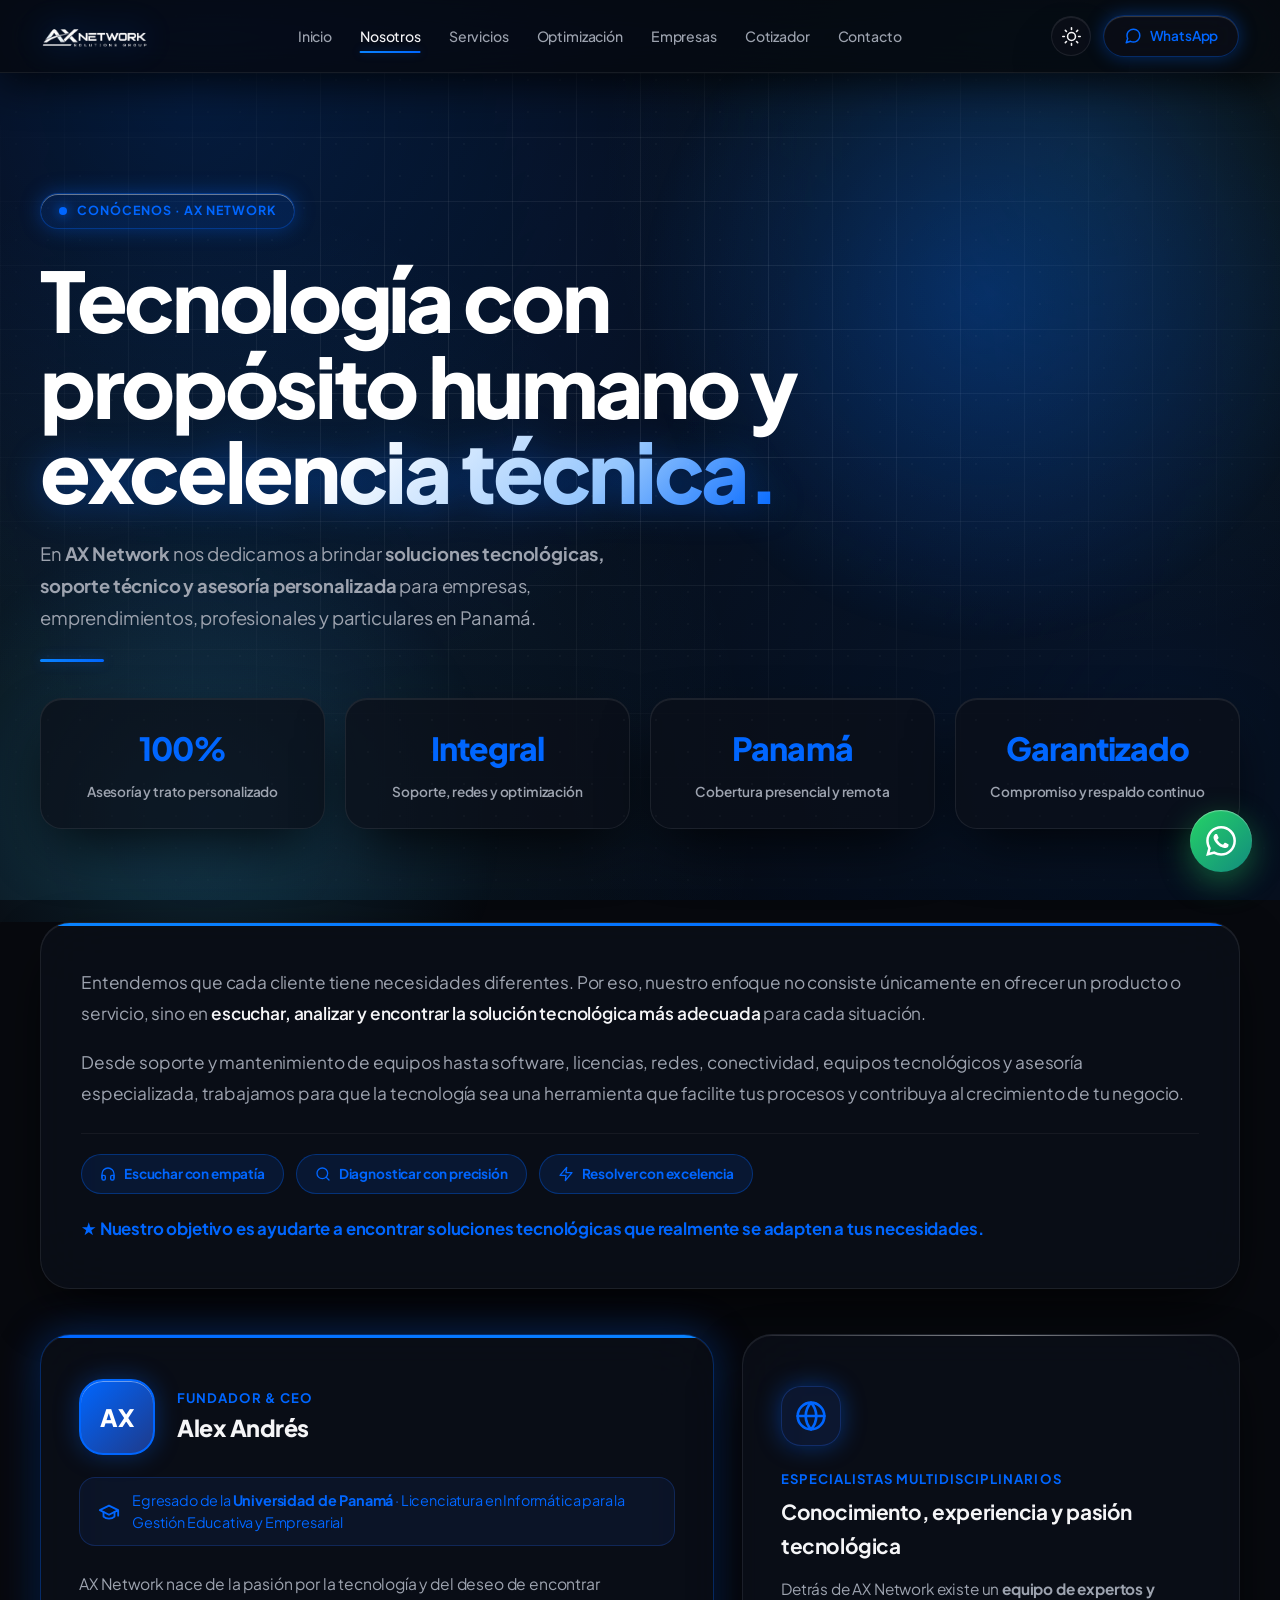
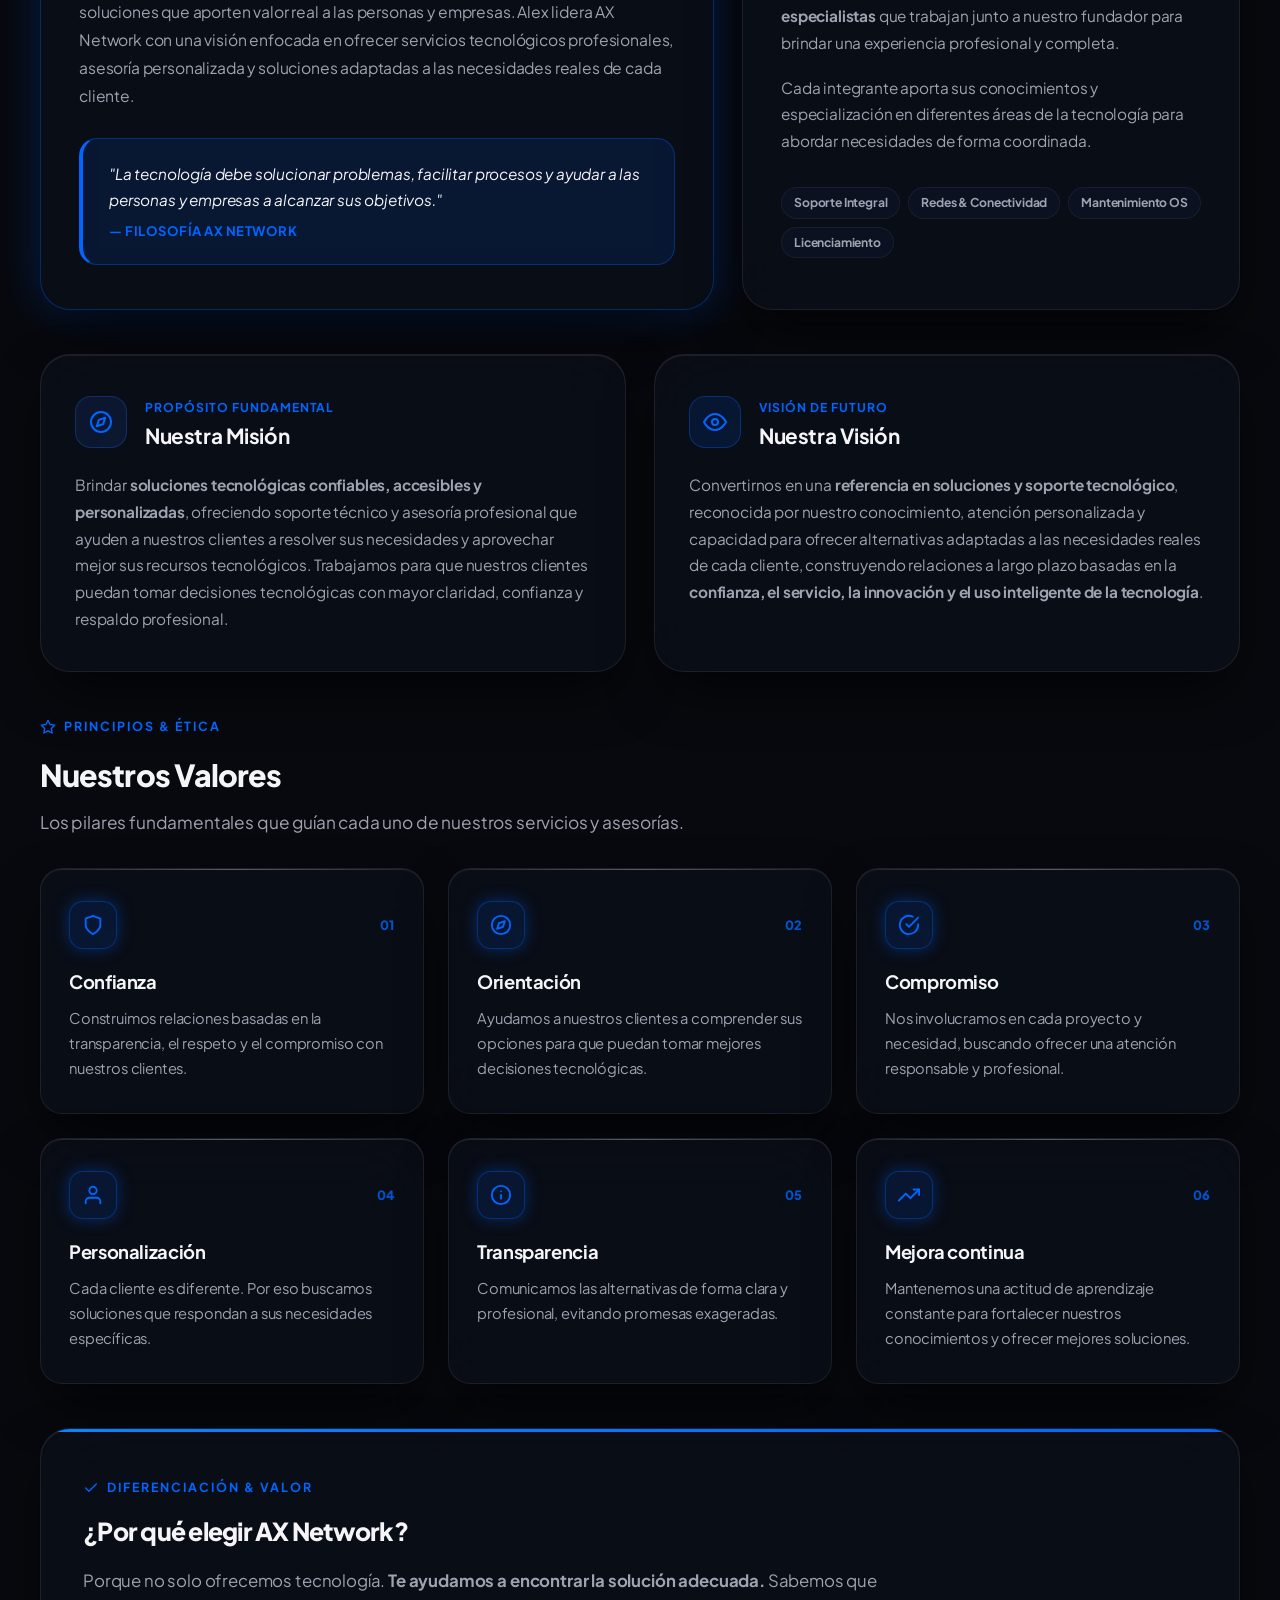
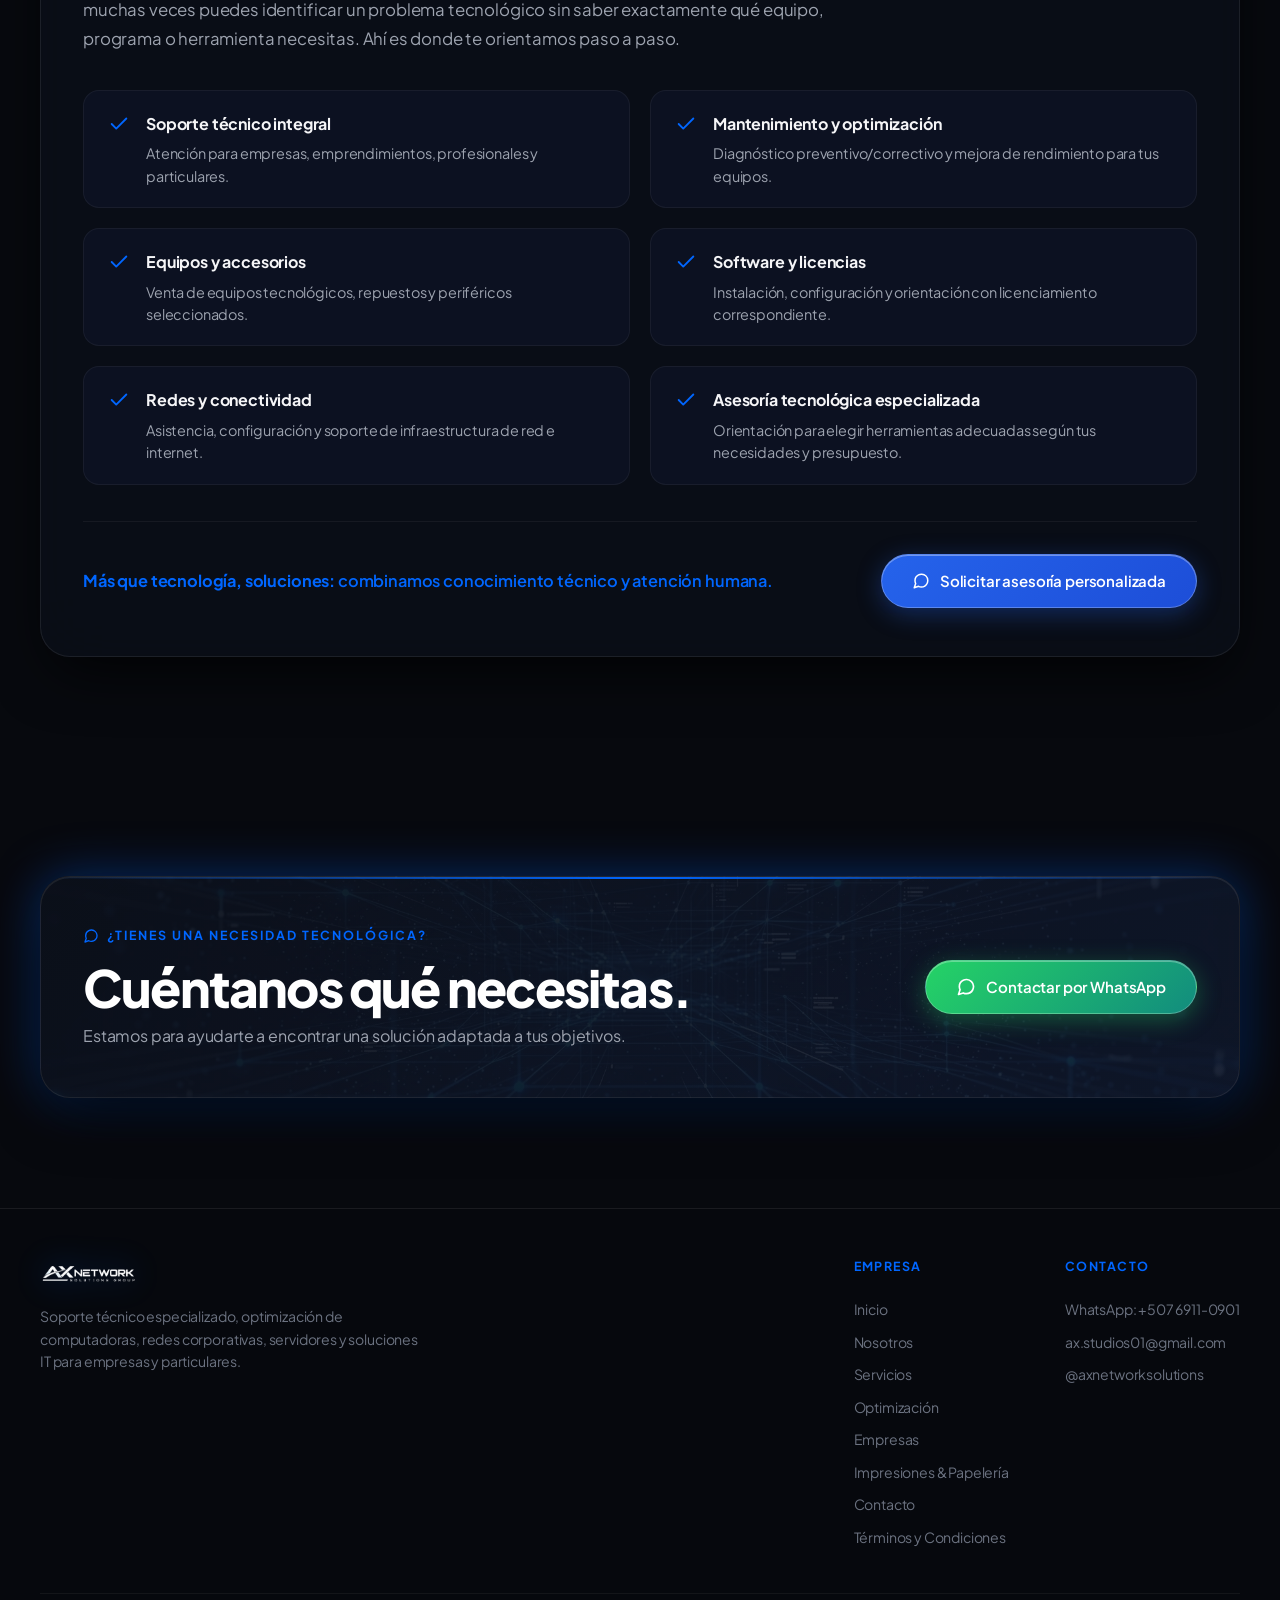
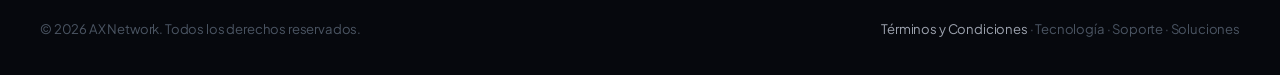
<file: nosotros.html>
<!doctype html>
<html lang="es">

<head>
  <meta charset="utf-8">
  <meta name="viewport" content="width=device-width, initial-scale=1">
  <meta name="theme-color" content="#f8fafc">
  <meta name="description"
    content="Conoce más sobre AX Network — Nuestro fundador Alex Andrés , equipo, misión, visión, valores y soluciones tecnológicas en Panamá.">
  <meta name="keywords"
    content="AX Network, nosotros, fundador, Alex Andrés , misión, visión, tecnología, soporte, Panamá">
  <title>Nosotros | AX Network · Tecnología · Soporte · Soluciones</title>
  <link rel="icon" type="image/webp" href="img/logo-fondo.webp">
  <link rel="apple-touch-icon" href="img/logo-fondo.webp">
  <link rel="preconnect" href="https://fonts.googleapis.com">
  <link rel="preconnect" href="https://fonts.gstatic.com" crossorigin>
  <link
    href="https://fonts.googleapis.com/css2?family=Inter:wght@400;500;600;700;800;900&family=Plus+Jakarta+Sans:wght@400;500;600;700;800&family=Space+Grotesk:wght@500;600;700&display=swap"
    rel="stylesheet">
  <link rel="stylesheet" href="css/styles.css">
  <script>
    (function () {
      const savedTheme = localStorage.getItem('ax-theme') || 'light';
      document.documentElement.setAttribute('data-theme', savedTheme);
      const meta = document.querySelector('meta[name="theme-color"]');
      if (meta) meta.setAttribute('content', savedTheme === 'dark' ? '#020408' : '#f8fafc');
    })();
  </script>
</head>

<body>

  <!-- ═══════ HEADER ═══════ -->
  <header>
    <div class="container nav">
      <a href="index.html" aria-label="AX Network inicio">
        <picture class="logo-picture logo-light">
          <source srcset="img/LOgonuevo negro 1.png" type="image/png">
          <img class="logo" src="img/LOgonuevo negro 1.png" alt="AX Network Solutions Group" width="220" height="38">
        </picture>
        <picture class="logo-picture logo-dark">
          <source srcset="img/logo nuevo blanco.png" type="image/png">
          <img class="logo" src="img/logo nuevo blanco.png" alt="AX Network Solutions Group" width="220" height="38">
        </picture>
      </a>
      <nav class="navlinks" id="navMenu" aria-label="Navegación principal">
        <a href="index.html">Inicio</a>
        <a href="nosotros.html" class="active">Nosotros</a>
        <a href="index.html#servicios">Servicios</a>
        <a href="index.html#optimizacion">Optimización</a>
        <a href="index.html#empresas">Empresas</a>
        <a href="index.html#cotizador">Cotizador</a>
        <a href="index.html#contacto">Contacto</a>
      </nav>
      <div class="nav-actions-group">
        <button class="theme-toggle" id="themeToggle" aria-label="Cambiar tema claro u oscuro"
          title="Cambiar tema de color">
          <svg class="sun-icon" viewBox="0 0 24 24" fill="none" stroke="currentColor" stroke-width="2"
            stroke-linecap="round" stroke-linejoin="round">
            <circle cx="12" cy="12" r="5"></circle>
            <line x1="12" y1="1" x2="12" y2="3"></line>
            <line x1="12" y1="21" x2="12" y2="23"></line>
            <line x1="4.22" y1="4.22" x2="5.64" y2="5.64"></line>
            <line x1="18.36" y1="18.36" x2="19.78" y2="19.78"></line>
            <line x1="1" y1="12" x2="3" y2="12"></line>
            <line x1="21" y1="12" x2="23" y2="12"></line>
            <line x1="4.22" y1="19.78" x2="5.64" y2="18.36"></line>
            <line x1="18.36" y1="5.64" x2="19.78" y2="4.22"></line>
          </svg>
          <svg class="moon-icon" viewBox="0 0 24 24" fill="none" stroke="currentColor" stroke-width="2"
            stroke-linecap="round" stroke-linejoin="round">
            <path d="M21 12.79A9 9 0 1 1 11.21 3 7 7 0 0 0 21 12.79z"></path>
          </svg>
        </button>
        <a class="nav-cta" target="_blank" rel="noopener"
          href="https://wa.me/50769110901?text=Hola%20AX%20Network.%20Quiero%20solicitar%20informaci%C3%B3n%20sobre%20sus%20servicios.">
          <svg width="18" height="18" viewBox="0 0 24 24" fill="none" stroke="currentColor" stroke-width="2"
            stroke-linecap="round" stroke-linejoin="round">
            <path
              d="M21 11.5a8.38 8.38 0 0 1-.9 3.8 8.5 8.5 0 0 1-7.6 4.7 8.38 8.38 0 0 1-3.8-.9L3 21l1.9-5.7a8.38 8.38 0 0 1-.9-3.8 8.5 8.5 0 0 1 4.7-7.6 8.38 8.38 0 0 1 3.8-.9h.5a8.48 8.48 0 0 1 8 8v.5z" />
          </svg>
          WhatsApp
        </a>
        <button class="menu-toggle" id="menuToggle" aria-label="Abrir menú">
          <svg viewBox="0 0 24 24" fill="none" stroke="currentColor" stroke-width="2" stroke-linecap="round">
            <line x1="3" y1="6" x2="21" y2="6" />
            <line x1="3" y1="12" x2="21" y2="12" />
            <line x1="3" y1="18" x2="21" y2="18" />
          </svg>
        </button>
      </div>
    </div>
  </header>

  <main>
    <!-- ═══════ HERO NOSOTROS ═══════ -->
    <section class="hero" style="min-height:auto;padding:120px 0 40px">
      <div class="hero-grid"></div>
      <div class="hero-glow"></div>
      <div class="hero-glow-2"></div>
      <div class="container">
        <div class="section-header reveal" style="max-width:880px;margin-bottom:20px">
          <div class="hero-eyebrow">
            <span class="pulse-dot"></span>
            Conócenos · AX Network
          </div>
          <h1>Tecnología con propósito humano y <br><span class="text-gradient">excelencia técnica.</span></h1>
          <p style="font-size:1.15rem;line-height:1.75;color:var(--text-secondary)">En <strong>AX Network</strong> nos
            dedicamos a brindar <strong>soluciones tecnológicas, soporte técnico y asesoría personalizada</strong> para
            empresas, emprendimientos, profesionales y particulares en Panamá.</p>
          <div class="section-divider"></div>
        </div>

        <!-- Impact / Stats Bar Bento -->
        <div class="about-stats-bar reveal">
          <div class="stat-card">
            <span class="stat-num">100%</span>
            <span class="stat-label">Asesoría y trato personalizado</span>
          </div>
          <div class="stat-card">
            <span class="stat-num">Integral</span>
            <span class="stat-label">Soporte, redes y optimización</span>
          </div>
          <div class="stat-card">
            <span class="stat-num">Panamá</span>
            <span class="stat-label">Cobertura presencial y remota</span>
          </div>
          <div class="stat-card">
            <span class="stat-num">Garantizado</span>
            <span class="stat-label">Compromiso y respaldo continuo</span>
          </div>
        </div>
      </div>
    </section>

    <!-- ═══════ CONTENIDO NOSOTROS ═══════ -->
    <section class="section about-section" style="padding-top:0">
      <div class="container">

        <!-- Manifiesto / Intro Box -->
        <div class="about-intro-box reveal">
          <p>Entendemos que cada cliente tiene necesidades diferentes. Por eso, nuestro enfoque no consiste únicamente
            en ofrecer un producto o servicio, sino en <strong>escuchar, analizar y encontrar la solución tecnológica
              más adecuada</strong> para cada situación.</p>
          <p>Desde soporte y mantenimiento de equipos hasta software, licencias, redes, conectividad, equipos
            tecnológicos y asesoría especializada, trabajamos para que la tecnología sea una herramienta que facilite
            tus procesos y contribuya al crecimiento de tu negocio.</p>

          <div class="about-pillars-pills">
            <span class="pillar-pill">
              <svg viewBox="0 0 24 24" fill="none" stroke="currentColor" stroke-width="2" stroke-linecap="round"
                stroke-linejoin="round">
                <path d="M3 18v-6a9 9 0 0 1 18 0v6"></path>
                <path
                  d="M21 19a2 2 0 0 1-2 2h-1a2 2 0 0 1-2-2v-3a2 2 0 0 1 2-2h3zM3 19a2 2 0 0 0 2 2h1a2 2 0 0 0 2-2v-3a2 2 0 0 0-2-2H3z">
                </path>
              </svg>
              Escuchar con empatía
            </span>
            <span class="pillar-pill">
              <svg viewBox="0 0 24 24" fill="none" stroke="currentColor" stroke-width="2" stroke-linecap="round"
                stroke-linejoin="round">
                <circle cx="11" cy="11" r="8"></circle>
                <line x1="21" y1="21" x2="16.65" y2="16.65"></line>
              </svg>
              Diagnosticar con precisión
            </span>
            <span class="pillar-pill">
              <svg viewBox="0 0 24 24" fill="none" stroke="currentColor" stroke-width="2" stroke-linecap="round"
                stroke-linejoin="round">
                <polygon points="13 2 3 14 12 14 11 22 21 10 12 10 13 2"></polygon>
              </svg>
              Resolver con excelencia
            </span>
          </div>

          <p style="color:var(--accent-500);font-weight:700;font-size:1.05rem;margin-top:20px;">★ Nuestro objetivo es
            ayudarte a encontrar soluciones tecnológicas que realmente se adapten a tus necesidades.</p>
        </div>

        <!-- Fundador & Equipo Grid -->
        <div class="about-people-grid">

          <!-- Tarjeta Fundador & CEO -->
          <div class="founder-card reveal">
            <div class="founder-header">
              <div class="founder-avatar">AX</div>
              <div class="founder-info">
                <span class="founder-role">Fundador & CEO</span>
                <h3>Alex Andrés </h3>
              </div>
            </div>
            <div class="founder-credentials">
              <svg viewBox="0 0 24 24" fill="none" stroke="currentColor" stroke-width="2" stroke-linecap="round"
                stroke-linejoin="round">
                <path d="M22 10v6M2 10l10-5 10 5-10 5z" />
                <path d="M6 12v5c3 3 9 3 12 0v-5" />
              </svg>
              <span>Egresado de la <strong>Universidad de Panamá</strong> · Licenciatura en Informática para la Gestión
                Educativa y Empresarial</span>
            </div>
            <p class="founder-bio">AX Network nace de la pasión por la tecnología y del deseo de encontrar soluciones
              que aporten valor real a las personas y empresas. Alex lidera AX Network con una visión enfocada en
              ofrecer servicios tecnológicos profesionales, asesoría personalizada y soluciones adaptadas a las
              necesidades reales de cada cliente.</p>
            <div class="founder-quote">
              "La tecnología debe solucionar problemas, facilitar procesos y ayudar a las personas y empresas a alcanzar
              sus objetivos."
              <span>— Filosofía AX Network</span>
            </div>
          </div>

          <!-- Tarjeta Equipo -->
          <div class="team-card reveal">
            <div class="team-icon-wrap">
              <svg viewBox="0 0 24 24" fill="none" stroke="currentColor" stroke-width="2" stroke-linecap="round"
                stroke-linejoin="round">
                <circle cx="12" cy="12" r="10" />
                <line x1="2" y1="12" x2="22" y2="12" />
                <path d="M12 2a15.3 15.3 0 0 1 4 10 15.3 15.3 0 0 1-4 10 15.3 15.3 0 0 1-4-10 15.3 15.3 0 0 1 4-10z" />
              </svg>
            </div>
            <span class="founder-role" style="margin-bottom:6px">Especialistas Multidisciplinarios</span>
            <h3>Conocimiento, experiencia y pasión tecnológica</h3>
            <p>Detrás de AX Network existe un <strong>equipo de expertos y especialistas</strong> que trabajan junto a
              nuestro fundador para brindar una experiencia profesional y completa.</p>
            <p>Cada integrante aporta sus conocimientos y especialización en diferentes áreas de la tecnología para
              abordar necesidades de forma coordinada.</p>
            <div class="team-tags">
              <span class="team-tag">Soporte Integral</span>
              <span class="team-tag">Redes & Conectividad</span>
              <span class="team-tag">Mantenimiento OS</span>
              <span class="team-tag">Licenciamiento</span>
            </div>
          </div>

        </div>

        <!-- Misión y Visión -->
        <div class="mv-grid">

          <!-- Misión -->
          <div class="mv-card reveal">
            <div class="mv-card-header">
              <div class="mv-icon mv-icon--mision">
                <svg width="24" height="24" viewBox="0 0 24 24" fill="none" stroke="currentColor" stroke-width="2"
                  stroke-linecap="round" stroke-linejoin="round">
                  <circle cx="12" cy="12" r="10" />
                  <polygon points="16.24 7.76 14.12 14.12 7.76 16.24 9.88 9.88 16.24 7.76" />
                </svg>
              </div>
              <div>
                <span class="founder-role" style="font-size:.76rem">Propósito Fundamental</span>
                <h3>Nuestra Misión</h3>
              </div>
            </div>
            <p>Brindar <strong>soluciones tecnológicas confiables, accesibles y personalizadas</strong>, ofreciendo
              soporte técnico y asesoría profesional que ayuden a nuestros clientes a resolver sus necesidades y
              aprovechar mejor sus recursos tecnológicos. Trabajamos para que nuestros clientes puedan tomar decisiones
              tecnológicas con mayor claridad, confianza y respaldo profesional.</p>
          </div>

          <!-- Visión -->
          <div class="mv-card reveal">
            <div class="mv-card-header">
              <div class="mv-icon mv-icon--vision">
                <svg width="24" height="24" viewBox="0 0 24 24" fill="none" stroke="currentColor" stroke-width="2"
                  stroke-linecap="round" stroke-linejoin="round">
                  <path d="M1 12s4-8 11-8 11 8 11 8-4 8-11 8-11-8-11-8z" />
                  <circle cx="12" cy="12" r="3" />
                </svg>
              </div>
              <div>
                <span class="founder-role" style="font-size:.76rem">Visión de Futuro</span>
                <h3>Nuestra Visión</h3>
              </div>
            </div>
            <p>Convertirnos en una <strong>referencia en soluciones y soporte tecnológico</strong>, reconocida por
              nuestro conocimiento, atención personalizada y capacidad para ofrecer alternativas adaptadas a las
              necesidades reales de cada cliente, construyendo relaciones a largo plazo basadas en la <strong>confianza,
                el servicio, la innovación y el uso inteligente de la tecnología</strong>.</p>
          </div>

        </div>

        <!-- Nuestros Valores -->
        <div style="margin-bottom:44px">
          <div class="section-header reveal" style="margin-bottom:32px">
            <div class="kicker">
              <svg viewBox="0 0 24 24" fill="none" stroke="currentColor" stroke-width="2" stroke-linecap="round"
                stroke-linejoin="round">
                <polygon
                  points="12 2 15.09 8.26 22 9.27 17 14.14 18.18 21.02 12 17.77 5.82 21.02 7 14.14 2 9.27 8.91 8.26 12 2" />
              </svg>
              Principios & Ética
            </div>
            <h3
              style="font-family:'Plus Jakarta Sans',sans-serif;font-size:1.9rem;font-weight:800;letter-spacing:-0.03em;margin:0 0 8px">
              Nuestros Valores</h3>
            <p>Los pilares fundamentales que guían cada uno de nuestros servicios y asesorías.</p>
          </div>

          <div class="values-grid">

            <!-- Confianza -->
            <div class="value-card reveal">
              <div class="value-top-meta">
                <div class="value-icon">
                  <svg viewBox="0 0 24 24" fill="none" stroke="currentColor" stroke-width="2" stroke-linecap="round"
                    stroke-linejoin="round">
                    <path d="M12 22s8-4 8-10V5l-8-3-8 3v7c0 6 8 10 8 10z" />
                  </svg>
                </div>
                <span class="value-number">01</span>
              </div>
              <h4>Confianza</h4>
              <p>Construimos relaciones basadas en la transparencia, el respeto y el compromiso con nuestros clientes.
              </p>
            </div>

            <!-- Orientación -->
            <div class="value-card reveal">
              <div class="value-top-meta">
                <div class="value-icon">
                  <svg viewBox="0 0 24 24" fill="none" stroke="currentColor" stroke-width="2" stroke-linecap="round"
                    stroke-linejoin="round">
                    <circle cx="12" cy="12" r="10" />
                    <polygon points="16.24 7.76 14.12 14.12 7.76 16.24 9.88 9.88 16.24 7.76" />
                  </svg>
                </div>
                <span class="value-number">02</span>
              </div>
              <h4>Orientación</h4>
              <p>Ayudamos a nuestros clientes a comprender sus opciones para que puedan tomar mejores decisiones
                tecnológicas.</p>
            </div>

            <!-- Compromiso -->
            <div class="value-card reveal">
              <div class="value-top-meta">
                <div class="value-icon">
                  <svg viewBox="0 0 24 24" fill="none" stroke="currentColor" stroke-width="2" stroke-linecap="round"
                    stroke-linejoin="round">
                    <path d="M22 11.08V12a10 10 0 1 1-5.93-9.14" />
                    <polyline points="22 4 12 14.01 9 11.01" />
                  </svg>
                </div>
                <span class="value-number">03</span>
              </div>
              <h4>Compromiso</h4>
              <p>Nos involucramos en cada proyecto y necesidad, buscando ofrecer una atención responsable y profesional.
              </p>
            </div>

            <!-- Personalización -->
            <div class="value-card reveal">
              <div class="value-top-meta">
                <div class="value-icon">
                  <svg viewBox="0 0 24 24" fill="none" stroke="currentColor" stroke-width="2" stroke-linecap="round"
                    stroke-linejoin="round">
                    <path d="M20 21v-2a4 4 0 0 0-4-4H8a4 4 0 0 0-4 4v2" />
                    <circle cx="12" cy="7" r="4" />
                  </svg>
                </div>
                <span class="value-number">04</span>
              </div>
              <h4>Personalización</h4>
              <p>Cada cliente es diferente. Por eso buscamos soluciones que respondan a sus necesidades específicas.</p>
            </div>

            <!-- Transparencia -->
            <div class="value-card reveal">
              <div class="value-top-meta">
                <div class="value-icon">
                  <svg viewBox="0 0 24 24" fill="none" stroke="currentColor" stroke-width="2" stroke-linecap="round"
                    stroke-linejoin="round">
                    <circle cx="12" cy="12" r="10" />
                    <line x1="12" y1="16" x2="12" y2="12" />
                    <line x1="12" y1="8" x2="12.01" y2="8" />
                  </svg>
                </div>
                <span class="value-number">05</span>
              </div>
              <h4>Transparencia</h4>
              <p>Comunicamos las alternativas de forma clara y profesional, evitando promesas exageradas.</p>
            </div>

            <!-- Mejora continua -->
            <div class="value-card reveal">
              <div class="value-top-meta">
                <div class="value-icon">
                  <svg viewBox="0 0 24 24" fill="none" stroke="currentColor" stroke-width="2" stroke-linecap="round"
                    stroke-linejoin="round">
                    <polyline points="23 6 13.5 15.5 8.5 10.5 1 18" />
                    <polyline points="17 6 23 6 23 12" />
                  </svg>
                </div>
                <span class="value-number">06</span>
              </div>
              <h4>Mejora continua</h4>
              <p>Mantenemos una actitud de aprendizaje constante para fortalecer nuestros conocimientos y ofrecer
                mejores soluciones.</p>
            </div>

          </div>
        </div>

        <!-- ¿Por qué elegir AX Network? -->
        <div class="why-card reveal">
          <div class="why-header">
            <div class="kicker">
              <svg viewBox="0 0 24 24" fill="none" stroke="currentColor" stroke-width="2" stroke-linecap="round"
                stroke-linejoin="round">
                <polyline points="20 6 9 17 4 12" />
              </svg>
              Diferenciación & Valor
            </div>
            <h3>¿Por qué elegir AX Network?</h3>
            <p>Porque no solo ofrecemos tecnología. <strong>Te ayudamos a encontrar la solución adecuada.</strong>
              Sabemos que muchas veces puedes identificar un problema tecnológico sin saber exactamente qué equipo,
              programa o herramienta necesitas. Ahí es donde te orientamos paso a paso.</p>
          </div>

          <div class="why-solutions-grid">
            <div class="why-solution-item">
              <svg viewBox="0 0 24 24" fill="none" stroke="currentColor" stroke-width="2" stroke-linecap="round"
                stroke-linejoin="round">
                <polyline points="20 6 9 17 4 12" />
              </svg>
              <div>
                <h5>Soporte técnico integral</h5>
                <p>Atención para empresas, emprendimientos, profesionales y particulares.</p>
              </div>
            </div>

            <div class="why-solution-item">
              <svg viewBox="0 0 24 24" fill="none" stroke="currentColor" stroke-width="2" stroke-linecap="round"
                stroke-linejoin="round">
                <polyline points="20 6 9 17 4 12" />
              </svg>
              <div>
                <h5>Mantenimiento y optimización</h5>
                <p>Diagnóstico preventivo/correctivo y mejora de rendimiento para tus equipos.</p>
              </div>
            </div>

            <div class="why-solution-item">
              <svg viewBox="0 0 24 24" fill="none" stroke="currentColor" stroke-width="2" stroke-linecap="round"
                stroke-linejoin="round">
                <polyline points="20 6 9 17 4 12" />
              </svg>
              <div>
                <h5>Equipos y accesorios</h5>
                <p>Venta de equipos tecnológicos, repuestos y periféricos seleccionados.</p>
              </div>
            </div>

            <div class="why-solution-item">
              <svg viewBox="0 0 24 24" fill="none" stroke="currentColor" stroke-width="2" stroke-linecap="round"
                stroke-linejoin="round">
                <polyline points="20 6 9 17 4 12" />
              </svg>
              <div>
                <h5>Software y licencias</h5>
                <p>Instalación, configuración y orientación con licenciamiento correspondiente.</p>
              </div>
            </div>

            <div class="why-solution-item">
              <svg viewBox="0 0 24 24" fill="none" stroke="currentColor" stroke-width="2" stroke-linecap="round"
                stroke-linejoin="round">
                <polyline points="20 6 9 17 4 12" />
              </svg>
              <div>
                <h5>Redes y conectividad</h5>
                <p>Asistencia, configuración y soporte de infraestructura de red e internet.</p>
              </div>
            </div>

            <div class="why-solution-item">
              <svg viewBox="0 0 24 24" fill="none" stroke="currentColor" stroke-width="2" stroke-linecap="round"
                stroke-linejoin="round">
                <polyline points="20 6 9 17 4 12" />
              </svg>
              <div>
                <h5>Asesoría tecnológica especializada</h5>
                <p>Orientación para elegir herramientas adecuadas según tus necesidades y presupuesto.</p>
              </div>
            </div>
          </div>

          <div class="why-footer-action">
            <p><strong>Más que tecnología, soluciones:</strong> combinamos conocimiento técnico y atención humana.</p>
            <a class="btn btn-primary" target="_blank" rel="noopener"
              href="https://wa.me/50769110901?text=Hola%20AX%20Network.%20Quiero%20solicitar%20asesor%C3%ADa%20personalizada%20o%20cotizar%20una%20soluci%C3%B3n%20tecnol%C3%B3gica.">
              <svg width="18" height="18" viewBox="0 0 24 24" fill="none" stroke="currentColor" stroke-width="2"
                stroke-linecap="round" stroke-linejoin="round">
                <path
                  d="M21 11.5a8.38 8.38 0 0 1-.9 3.8 8.5 8.5 0 0 1-7.6 4.7 8.38 8.38 0 0 1-3.8-.9L3 21l1.9-5.7a8.38 8.38 0 0 1-.9-3.8 8.5 8.5 0 0 1 4.7-7.6 8.38 8.38 0 0 1 3.8-.9h.5a8.48 8.48 0 0 1 8 8v.5z" />
              </svg>
              Solicitar asesoría personalizada
            </a>
          </div>
        </div>

      </div>
    </section>

    <!-- ═══════ CONTACTO / CTA ═══════ -->
    <section class="section" id="contacto">
      <div class="container">
        <div class="cta-section reveal">
          <div class="cta-text">
            <div class="kicker">
              <svg viewBox="0 0 24 24" fill="none" stroke="currentColor" stroke-width="2" stroke-linecap="round"
                stroke-linejoin="round">
                <path
                  d="M21 11.5a8.38 8.38 0 0 1-.9 3.8 8.5 8.5 0 0 1-7.6 4.7 8.38 8.38 0 0 1-3.8-.9L3 21l1.9-5.7a8.38 8.38 0 0 1-.9-3.8 8.5 8.5 0 0 1 4.7-7.6 8.38 8.38 0 0 1 3.8-.9h.5a8.48 8.48 0 0 1 8 8v.5z" />
              </svg>
              ¿Tienes una necesidad tecnológica?
            </div>
            <h2>Cuéntanos qué necesitas.</h2>
            <p>Estamos para ayudarte a encontrar una solución adaptada a tus objetivos.</p>
          </div>
          <a class="btn btn-wa" target="_blank" rel="noopener"
            href="https://wa.me/50769110901?text=Hola%20AX%20Network.%20Necesito%20ayuda%20con%20tecnolog%C3%ADa.%20Mi%20consulta%20es%3A%20">
            <svg width="20" height="20" viewBox="0 0 24 24" fill="none" stroke="currentColor" stroke-width="2"
              stroke-linecap="round" stroke-linejoin="round">
              <path
                d="M21 11.5a8.38 8.38 0 0 1-.9 3.8 8.5 8.5 0 0 1-7.6 4.7 8.38 8.38 0 0 1-3.8-.9L3 21l1.9-5.7a8.38 8.38 0 0 1-.9-3.8 8.5 8.5 0 0 1 4.7-7.6 8.38 8.38 0 0 1 3.8-.9h.5a8.48 8.48 0 0 1 8 8v.5z" />
            </svg>
            Contactar por WhatsApp
          </a>
        </div>
      </div>
    </section>
  </main>

  <!-- ═══════ FOOTER ═══════ -->
  <footer>
    <div class="container">
      <div class="footer-content">
        <div class="footer-brand">
          <picture class="logo-picture logo-light">
            <source srcset="img/LOgonuevo negro 1.png" type="image/png">
            <img class="logo" src="img/LOgonuevo negro 1.png" alt="AX Network Solutions Group" width="220" height="38">
          </picture>
          <picture class="logo-picture logo-dark">
            <source srcset="img/logo nuevo blanco.png" type="image/png">
            <img class="logo" src="img/logo nuevo blanco.png" alt="AX Network Solutions Group" width="220" height="38">
          </picture>
          <p>Soporte técnico especializado, optimización de computadoras, redes corporativas, servidores y soluciones IT para empresas y particulares.</p>
        </div>
        <div class="footer-links">
          <div>
            <h4>Empresa</h4>
            <a href="index.html">Inicio</a>
            <a href="nosotros.html">Nosotros</a>
            <a href="index.html#servicios">Servicios</a>
            <a href="index.html#optimizacion">Optimización</a>
            <a href="index.html#empresas">Empresas</a>
            <a href="index.html#impresiones">Impresiones &amp; Papelería</a>
            <a href="index.html#contacto">Contacto</a>
            <a href="terminos-y-condiciones.html">Términos y Condiciones</a>
          </div>
          <div>
            <h4>Contacto</h4>
            <a target="_blank" rel="noopener" href="https://wa.me/50769110901">WhatsApp: +507 6911-0901</a>
            <a href="mailto:ax.studios01@gmail.com">ax.studios01@gmail.com</a>
            <a target="_blank" rel="noopener" href="https://instagram.com/axnetworksolutions">@axnetworksolutions</a>
          </div>
        </div>
      </div>
      <div class="footer-bottom">
        <span>© 2026 AX Network. Todos los derechos reservados.</span>
        <span><a href="terminos-y-condiciones.html"
            style="color:var(--text-secondary);text-decoration:none;transition:color 0.2s ease;">Términos y
            Condiciones</a> · Tecnología · Soporte · Soluciones</span>
      </div>
    </div>
  </footer>

  <!-- ═══════ WHATSAPP FLOATING BUTTON ═══════ -->
  <a class="whatsapp-float" target="_blank" rel="noopener" aria-label="Contactar AX Network por WhatsApp"
    href="https://wa.me/50769110901?text=Hola%20AX%20Network.%20Quiero%20solicitar%20informaci%C3%B3n%20sobre%20sus%20servicios.">
    <svg viewBox="0 0 24 24" fill="currentColor">
      <path
        d="M17.472 14.382c-.297-.149-1.758-.867-2.03-.967-.273-.099-.471-.148-.67.15-.197.297-.767.966-.94 1.164-.173.199-.347.223-.644.075-.297-.15-1.255-.463-2.39-1.475-.883-.788-1.48-1.761-1.653-2.059-.173-.297-.018-.458.13-.606.134-.133.298-.347.446-.52.149-.174.198-.298.298-.497.099-.198.05-.371-.025-.52-.075-.149-.669-1.612-.916-2.207-.242-.579-.487-.5-.669-.51-.173-.008-.371-.01-.57-.01-.198 0-.52.074-.792.372-.272.297-1.04 1.016-1.04 2.479 0 1.462 1.065 2.875 1.213 3.074.149.198 2.096 3.2 5.077 4.487.709.306 1.262.489 1.694.625.712.227 1.36.195 1.871.118.571-.085 1.758-.719 2.006-1.413.248-.694.248-1.289.173-1.413-.074-.124-.272-.198-.57-.347m-5.421 7.403h-.004a9.87 9.87 0 01-5.031-1.378l-.361-.214-3.741.982.998-3.648-.235-.374a9.86 9.86 0 01-1.51-5.26c.001-5.45 4.436-9.884 9.888-9.884 2.64 0 5.122 1.03 6.988 2.898a9.825 9.825 0 012.893 6.994c-.003 5.45-4.437 9.884-9.885 9.884m8.413-18.297A11.815 11.815 0 0012.05 0C5.495 0 .16 5.335.157 11.892c0 2.096.547 4.142 1.588 5.945L.057 24l6.305-1.654a11.882 11.882 0 005.683 1.448h.005c6.554 0 11.89-5.335 11.893-11.893a11.821 11.821 0 00-3.48-8.413z" />
    </svg>
  </a>

  <!-- ═══════ MAIN JAVASCRIPT ═══════ -->
  <script src="js/main.js"></script>

</body>

</html>
</file>
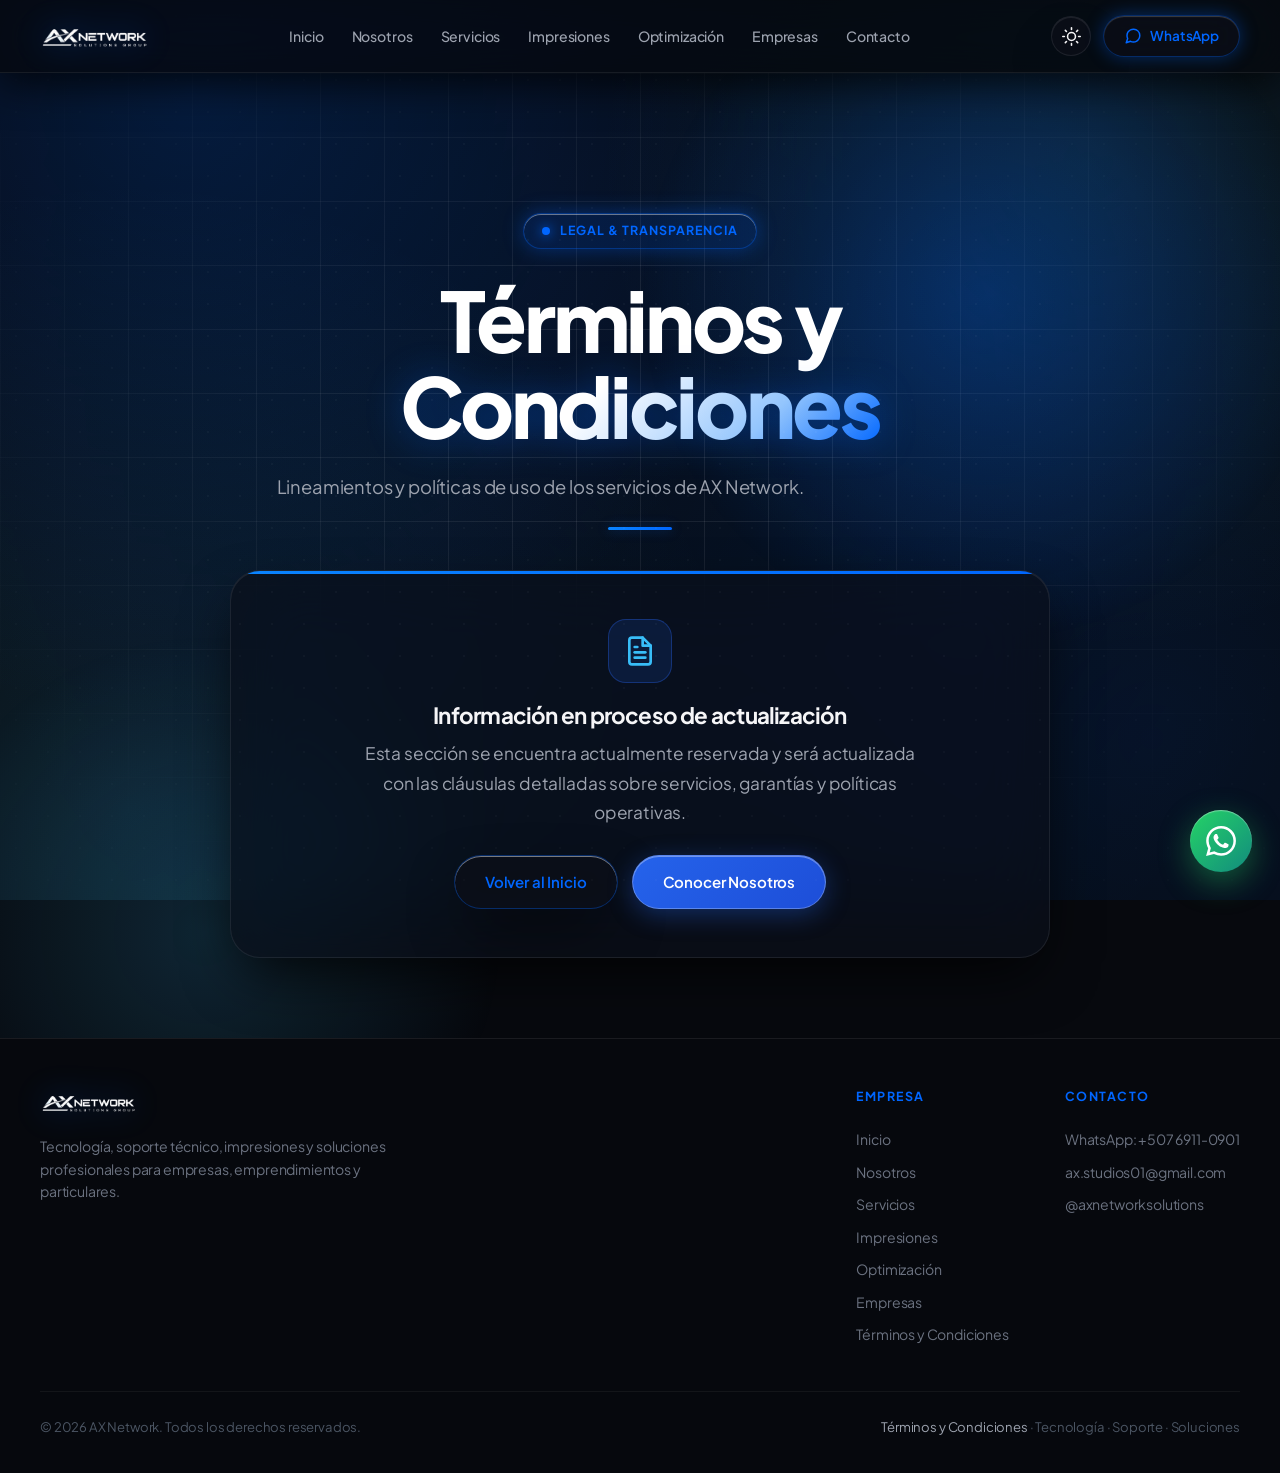
<file: terminos-y-condiciones.html>
<!doctype html>
<html lang="es">

<head>
  <meta charset="utf-8">
  <meta name="viewport" content="width=device-width, initial-scale=1">
  <meta name="theme-color" content="#f8fafc">
  <meta name="description" content="Términos y Condiciones de AX Network — Soluciones tecnológicas en Panamá.">
  <title>Términos y Condiciones | AX Network</title>
  <link rel="icon" type="image/webp" href="img/logo-fondo.webp">
  <link rel="apple-touch-icon" href="img/logo-fondo.webp">
  <link rel="preconnect" href="https://fonts.googleapis.com">
  <link rel="preconnect" href="https://fonts.gstatic.com" crossorigin>
  <link
    href="https://fonts.googleapis.com/css2?family=Inter:wght@400;500;600;700;800;900&family=Plus+Jakarta+Sans:wght@400;500;600;700;800&family=Space+Grotesk:wght@500;600;700&display=swap"
    rel="stylesheet">
  <link rel="stylesheet" href="css/styles.css">
  <script>
    (function() {
      const savedTheme = localStorage.getItem('ax-theme') || 'light';
      document.documentElement.setAttribute('data-theme', savedTheme);
      const meta = document.querySelector('meta[name="theme-color"]');
      if (meta) meta.setAttribute('content', savedTheme === 'dark' ? '#020408' : '#f8fafc');
    })();
  </script>
</head>

<body>

  <!-- ═══════ HEADER ═══════ -->
  <header>
    <div class="container nav">
      <a href="index.html" aria-label="AX Network inicio">
        <picture class="logo-picture logo-light">
          <source srcset="img/LOgonuevo negro 1.png" type="image/png">
          <img class="logo" src="img/LOgonuevo negro 1.png" alt="AX Network Solutions Group" width="220" height="38">
        </picture>
        <picture class="logo-picture logo-dark">
          <source srcset="img/logo nuevo blanco.png" type="image/png">
          <img class="logo" src="img/logo nuevo blanco.png" alt="AX Network Solutions Group" width="220" height="38">
        </picture>
      </a>
      <nav class="navlinks" id="navMenu" aria-label="Navegación principal">
        <a href="index.html">Inicio</a>
        <a href="nosotros.html">Nosotros</a>
        <a href="index.html#servicios">Servicios</a>
        <a href="index.html#impresiones">Impresiones</a>
        <a href="index.html#optimizacion">Optimización</a>
        <a href="index.html#empresas">Empresas</a>
        <a href="index.html#contacto">Contacto</a>
      </nav>
      <div class="nav-actions-group">
        <button class="theme-toggle" id="themeToggle" onclick="toggleTheme()" aria-label="Cambiar tema claro u oscuro" title="Cambiar tema de color">
          <svg class="sun-icon" viewBox="0 0 24 24" fill="none" stroke="currentColor" stroke-width="2" stroke-linecap="round" stroke-linejoin="round">
            <circle cx="12" cy="12" r="5"></circle>
            <line x1="12" y1="1" x2="12" y2="3"></line>
            <line x1="12" y1="21" x2="12" y2="23"></line>
            <line x1="4.22" y1="4.22" x2="5.64" y2="5.64"></line>
            <line x1="18.36" y1="18.36" x2="19.78" y2="19.78"></line>
            <line x1="1" y1="12" x2="3" y2="12"></line>
            <line x1="21" y1="12" x2="23" y2="12"></line>
            <line x1="4.22" y1="19.78" x2="5.64" y2="18.36"></line>
            <line x1="18.36" y1="5.64" x2="19.78" y2="4.22"></line>
          </svg>
          <svg class="moon-icon" viewBox="0 0 24 24" fill="none" stroke="currentColor" stroke-width="2" stroke-linecap="round" stroke-linejoin="round">
            <path d="M21 12.79A9 9 0 1 1 11.21 3 7 7 0 0 0 21 12.79z"></path>
          </svg>
        </button>
        <a class="nav-cta" target="_blank" rel="noopener"
          href="https://wa.me/50769110901?text=Hola%20AX%20Network.%20Quiero%20solicitar%20informaci%C3%B3n%20sobre%20sus%20servicios.">
          <svg width="18" height="18" viewBox="0 0 24 24" fill="none" stroke="currentColor" stroke-width="2"
            stroke-linecap="round" stroke-linejoin="round">
            <path
              d="M21 11.5a8.38 8.38 0 0 1-.9 3.8 8.5 8.5 0 0 1-7.6 4.7 8.38 8.38 0 0 1-3.8-.9L3 21l1.9-5.7a8.38 8.38 0 0 1-.9-3.8 8.5 8.5 0 0 1 4.7-7.6 8.38 8.38 0 0 1 3.8-.9h.5a8.48 8.48 0 0 1 8 8v.5z" />
          </svg>
          WhatsApp
        </a>
        <button class="menu-toggle" id="menuToggle" aria-label="Abrir menú">
          <svg viewBox="0 0 24 24" fill="none" stroke="currentColor" stroke-width="2" stroke-linecap="round">
            <line x1="3" y1="6" x2="21" y2="6" />
            <line x1="3" y1="12" x2="21" y2="12" />
            <line x1="3" y1="18" x2="21" y2="18" />
          </svg>
        </button>
      </div>
    </div>
  </header>

  <main>
    <!-- ═══════ HERO / CONTENEDOR TÉRMINOS ═══════ -->
    <section class="hero" style="min-height:70vh;display:flex;align-items:center;padding:140px 0 80px">
      <div class="hero-grid"></div>
      <div class="hero-glow"></div>
      <div class="hero-glow-2"></div>
      <div class="container">
        <div class="section-header reveal" style="max-width:820px;margin:0 auto 40px;text-align:center">
          <div class="hero-eyebrow" style="justify-content:center">
            <span class="pulse-dot"></span>
            Legal & Transparencia
          </div>
          <h1>Términos y <span class="text-gradient">Condiciones</span></h1>
          <p style="font-size:1.15rem;color:var(--text-secondary)">Lineamientos y políticas de uso de los servicios de AX Network.</p>
          <div class="section-divider" style="margin:24px auto"></div>
        </div>

        <!-- Tarjeta Acrílica con contenedor reservado -->
        <div class="about-intro-box reveal" style="max-width:820px;margin:0 auto;text-align:center;padding:48px 32px">
          <div style="width:64px;height:64px;margin:0 auto 20px;background:rgba(37,99,235,0.14);border:1px solid rgba(37,99,235,0.35);border-radius:18px;display:flex;align-items:center;justify-content:center;color:var(--brand-300)">
            <svg width="32" height="32" viewBox="0 0 24 24" fill="none" stroke="currentColor" stroke-width="2" stroke-linecap="round" stroke-linejoin="round">
              <path d="M14 2H6a2 2 0 0 0-2 2v16a2 2 0 0 0 2 2h12a2 2 0 0 0 2-2V8z"></path>
              <polyline points="14 2 14 8 20 8"></polyline>
              <line x1="16" y1="13" x2="8" y2="13"></line>
              <line x1="16" y1="17" x2="8" y2="17"></line>
              <polyline points="10 9 9 9 8 9"></polyline>
            </svg>
          </div>
          <h2 style="font-size:1.4rem;font-weight:700;margin-bottom:12px;color:var(--text-primary)">Información en proceso de actualización</h2>
          <p style="color:var(--text-secondary);max-width:560px;margin:0 auto 28px;line-height:1.7;">Esta sección se encuentra actualmente reservada y será actualizada con las cláusulas detalladas sobre servicios, garantías y políticas operativas.</p>
          <div style="display:flex;gap:14px;justify-content:center;flex-wrap:wrap">
            <a class="btn btn-secondary" href="index.html">Volver al Inicio</a>
            <a class="btn btn-primary" href="nosotros.html">Conocer Nosotros</a>
          </div>
        </div>
      </div>
    </section>
  </main>

  <!-- ═══════ FOOTER ═══════ -->
  <footer>
    <div class="container">
      <div class="footer-content">
        <div class="footer-brand">
          <picture class="logo-picture logo-light">
            <source srcset="img/LOgonuevo negro 1.png" type="image/png">
            <img class="logo" src="img/LOgonuevo negro 1.png" alt="AX Network Solutions Group" width="220" height="38">
          </picture>
          <picture class="logo-picture logo-dark">
            <source srcset="img/logo nuevo blanco.png" type="image/png">
            <img class="logo" src="img/logo nuevo blanco.png" alt="AX Network Solutions Group" width="220" height="38">
          </picture>
          <p>Tecnología, soporte técnico, impresiones y soluciones profesionales para empresas, emprendimientos y particulares.</p>
        </div>
        <div class="footer-links">
          <div>
            <h4>Empresa</h4>
            <a href="index.html">Inicio</a>
            <a href="nosotros.html">Nosotros</a>
            <a href="index.html#servicios">Servicios</a>
            <a href="index.html#impresiones">Impresiones</a>
            <a href="index.html#optimizacion">Optimización</a>
            <a href="index.html#empresas">Empresas</a>
            <a href="terminos-y-condiciones.html">Términos y Condiciones</a>
          </div>
          <div>
            <h4>Contacto</h4>
            <a target="_blank" rel="noopener" href="https://wa.me/50769110901">WhatsApp: +507 6911-0901</a>
            <a href="mailto:ax.studios01@gmail.com">ax.studios01@gmail.com</a>
            <a target="_blank" rel="noopener" href="https://instagram.com/axnetworksolutions">@axnetworksolutions</a>
          </div>
        </div>
      </div>
      <div class="footer-bottom">
        <span>© 2026 AX Network. Todos los derechos reservados.</span>
        <span><a href="terminos-y-condiciones.html" style="color:var(--text-secondary);text-decoration:none;transition:color 0.2s ease;">Términos y Condiciones</a> · Tecnología · Soporte · Soluciones</span>
      </div>
    </div>
  </footer>

  <!-- ═══════ WHATSAPP FLOATING BUTTON ═══════ -->
  <a class="whatsapp-float" target="_blank" rel="noopener" aria-label="Contactar AX Network por WhatsApp"
    href="https://wa.me/50769110901?text=Hola%20AX%20Network.%20Quiero%20solicitar%20informaci%C3%B3n%20sobre%20sus%20servicios.">
    <svg viewBox="0 0 24 24" fill="currentColor">
      <path
        d="M17.472 14.382c-.297-.149-1.758-.867-2.03-.967-.273-.099-.471-.148-.67.15-.197.297-.767.966-.94 1.164-.173.199-.347.223-.644.075-.297-.15-1.255-.463-2.39-1.475-.883-.788-1.48-1.761-1.653-2.059-.173-.297-.018-.458.13-.606.134-.133.298-.347.446-.52.149-.174.198-.298.298-.497.099-.198.05-.371-.025-.52-.075-.149-.669-1.612-.916-2.207-.242-.579-.487-.5-.669-.51-.173-.008-.371-.01-.57-.01-.198 0-.52.074-.792.372-.272.297-1.04 1.016-1.04 2.479 0 1.462 1.065 2.875 1.213 3.074.149.198 2.096 3.2 5.077 4.487.709.306 1.262.489 1.694.625.712.227 1.36.195 1.871.118.571-.085 1.758-.719 2.006-1.413.248-.694.248-1.289.173-1.413-.074-.124-.272-.198-.57-.347m-5.421 7.403h-.004a9.87 9.87 0 01-5.031-1.378l-.361-.214-3.741.982.998-3.648-.235-.374a9.86 9.86 0 01-1.51-5.26c.001-5.45 4.436-9.884 9.888-9.884 2.64 0 5.122 1.03 6.988 2.898a9.825 9.825 0 012.893 6.994c-.003 5.45-4.437 9.884-9.885 9.884m8.413-18.297A11.815 11.815 0 0012.05 0C5.495 0 .16 5.335.157 11.892c0 2.096.547 4.142 1.588 5.945L.057 24l6.305-1.654a11.882 11.882 0 005.683 1.448h.005c6.554 0 11.89-5.335 11.893-11.893a11.821 11.821 0 00-3.48-8.413z" />
    </svg>
  </a>

  <!-- ═══════ MAIN JAVASCRIPT ═══════ -->
  <script src="js/main.js"></script>

</body>

</html>
</file>
<file: css/styles.css>
/* ═══════════════════════════════════════════════════════════════════
   AX NETWORK — CINEMATIC APPLE DESIGN SYSTEM
   Light (Default) & Dark Modes | Bento Cards & Glassmorphism
   ═══════════════════════════════════════════════════════════════════ */

/* ─── LIGHT THEME (DEFAULT) ─── */
:root,
[data-theme="light"] {
  --bg-space:           #f8fafc;
  --bg-deep:            #f1f5f9;
  --bg-panel:           #ffffff;
  --bg-card:            rgba(255, 255, 255, 0.78);
  --bg-card-hover:      rgba(255, 255, 255, 0.95);
  --bg-elevated:        #ffffff;

  --brand-900:          #0a192f;
  --brand-800:          #0f2942;
  --brand-700:          #1e40af;
  --brand-600:          #1d4ed8;
  --brand-500:          #0066ff;
  --brand-400:          #0a84ff;
  --brand-300:          #38bdf8;
  --brand-200:          #93c5fd;
  --brand-glow:         rgba(0, 102, 255, 0.18);

  --accent-500:         #0066ff;
  --accent-400:         #0a84ff;
  --accent-300:         #38bdf8;
  --accent-glow:        rgba(0, 102, 255, 0.22);
  --accent-bg:          rgba(0, 102, 255, 0.08);
  --accent-border:      rgba(0, 102, 255, 0.25);

  --text-primary:       #0f172a;
  --text:               #0f172a;
  --text-secondary:     #475569;
  --text-muted:         #64748b;
  --text-dim:           #94a3b8;
  --h1-color:           #0f172a;
  --h2-color:           #0f172a;

  --line:               rgba(15, 23, 42, 0.09);
  --line-light:         rgba(15, 23, 42, 0.05);
  --line-accent:        rgba(217, 119, 6, 0.28);

  --success:            #059669;
  --wa-green:           #10b981;
  --wa-green-glow:      rgba(16, 185, 129, 0.25);

  --glass-bg:           rgba(255, 255, 255, 0.72);
  --glass-bg-hover:     rgba(255, 255, 255, 0.92);
  --glass-border:       rgba(15, 23, 42, 0.09);
  --glass-border-hover: rgba(37, 99, 235, 0.4);
  --glass-blur:         30px;
  --glass-shadow:       0 12px 36px -8px rgba(15, 23, 42, 0.07), 0 0 1px rgba(15, 23, 42, 0.08), inset 0 1px 0 rgba(255, 255, 255, 0.9);
  --glass-shadow-hover: 0 24px 50px -12px rgba(15, 23, 42, 0.12), 0 0 25px rgba(37, 99, 235, 0.12), inset 0 1px 0 rgba(255, 255, 255, 1);

  --ambient-mesh-1:     radial-gradient(circle 900px at 15% 10%, rgba(37, 99, 235, 0.12), transparent 70%);
  --ambient-mesh-2:     radial-gradient(circle 750px at 85% 18%, rgba(217, 119, 6, 0.08), transparent 65%);
  --ambient-mesh-3:     radial-gradient(circle 950px at 50% 45%, rgba(37, 99, 235, 0.08), transparent 75%);
  --ambient-mesh-4:     radial-gradient(circle 850px at 90% 82%, rgba(217, 119, 6, 0.07), transparent 70%);
  --ambient-mesh-5:     radial-gradient(circle 900px at 10% 90%, rgba(37, 99, 235, 0.09), transparent 70%);
  --ambient-dot:        rgba(15, 23, 42, 0.035);

  --header-bg:          rgba(248, 250, 252, 0.82);
  --header-bg-scroll:   rgba(248, 250, 252, 0.94);
  --header-border:      rgba(15, 23, 42, 0.08);
  --header-shadow:      0 10px 30px rgba(15, 23, 42, 0.06);
  --footer-bg:          rgba(241, 245, 249, 0.85);
  --card-subtle-bg:     rgba(241, 245, 249, 0.7);
  --spotlight-color:    rgba(37, 99, 235, 0.05);
  --text-gradient:      linear-gradient(135deg, #0f172a 20%, #2563eb 65%, #d97706 100%);
  --cta-bg:             linear-gradient(135deg, rgba(241, 245, 249, 0.94) 0%, rgba(226, 232, 240, 0.88) 100%);
  --hero-glow-1:        rgba(37, 99, 235, 0.12);
  --hero-glow-2:        rgba(217, 119, 6, 0.1);
  --logo-filter:        drop-shadow(0 2px 10px rgba(37, 99, 235, 0.15));

  --max-w:              1200px;
  --radius-sm:          10px;
  --radius:             16px;
  --radius-lg:          22px;
  --radius-xl:          30px;
  --radius-full:        9999px;
  --ease-apple:         cubic-bezier(0.16, 1, 0.3, 1);
}

/* ─── DARK THEME (HIGH-END TECH OBSIDIAN & ELECTRIC CYBER BLUE) ─── */
[data-theme="dark"] {
  --bg-space:           #07090e;
  --bg-deep:            #0b0f19;
  --bg-panel:           #0f172a;
  --bg-card:            rgba(15, 23, 42, 0.75);
  --bg-card-hover:      rgba(20, 30, 55, 0.88);
  --bg-elevated:        #141d33;

  --brand-900:          #051026;
  --brand-800:          #0a1c44;
  --brand-700:          #143d8c;
  --brand-600:          #1d4ed8;
  --brand-500:          #0066ff;
  --brand-400:          #0a84ff;
  --brand-300:          #38bdf8;
  --brand-200:          #93c5fd;
  --brand-glow:         rgba(0, 102, 255, 0.4);

  --accent-500:         #0066ff;
  --accent-400:         #0a84ff;
  --accent-300:         #38bdf8;
  --accent-glow:        rgba(0, 102, 255, 0.35);
  --accent-bg:          rgba(0, 102, 255, 0.12);
  --accent-border:      rgba(0, 102, 255, 0.35);

  --text-primary:       #f5f5f7;
  --text:               #f5f5f7;
  --text-secondary:     #9da3af;
  --text-muted:         #6b7280;
  --text-dim:           #4b5563;
  --h1-color:           #ffffff;
  --h2-color:           #ffffff;

  --line:               rgba(255, 255, 255, 0.08);
  --line-light:         rgba(255, 255, 255, 0.05);
  --line-accent:        rgba(0, 102, 255, 0.35);

  --success:            #10b981;
  --wa-green:           #25d366;
  --wa-green-glow:      rgba(37, 211, 102, 0.35);

  --glass-bg:           rgba(11, 15, 25, 0.74);
  --glass-bg-hover:     rgba(17, 24, 39, 0.88);
  --glass-border:       rgba(255, 255, 255, 0.08);
  --glass-border-hover: rgba(0, 102, 255, 0.5);
  --glass-blur:         36px;
  --glass-shadow:       0 24px 60px -15px rgba(0, 0, 0, 0.85), inset 0 1px 0 0 rgba(255, 255, 255, 0.08);
  --glass-shadow-hover: 0 32px 80px -15px rgba(0, 0, 0, 0.9), inset 0 1px 0 0 rgba(255, 255, 255, 0.2), 0 0 40px rgba(0, 102, 255, 0.25);

  --ambient-mesh-1:     radial-gradient(circle 900px at 15% 10%, rgba(0, 102, 255, 0.18), transparent 70%);
  --ambient-mesh-2:     radial-gradient(circle 750px at 85% 18%, rgba(56, 189, 248, 0.12), transparent 65%);
  --ambient-mesh-3:     radial-gradient(circle 950px at 50% 45%, rgba(0, 82, 204, 0.1), transparent 75%);
  --ambient-mesh-4:     radial-gradient(circle 850px at 90% 82%, rgba(0, 102, 255, 0.1), transparent 70%);
  --ambient-mesh-5:     radial-gradient(circle 900px at 10% 90%, rgba(56, 189, 248, 0.12), transparent 70%);
  --ambient-dot:        rgba(255, 255, 255, 0.04);

  --header-bg:          rgba(7, 9, 14, 0.82);
  --header-bg-scroll:   rgba(7, 9, 14, 0.94);
  --header-border:      rgba(255, 255, 255, 0.07);
  --header-shadow:      0 10px 40px rgba(0, 0, 0, 0.75);
  --footer-bg:          rgba(7, 9, 14, 0.94);
  --card-subtle-bg:     rgba(15, 23, 42, 0.6);
  --spotlight-color:    rgba(0, 102, 255, 0.08);
  --text-gradient:      linear-gradient(135deg, #ffffff 40%, #93c5fd 75%, #0066ff 100%);
  --cta-bg:             linear-gradient(135deg, rgba(11, 15, 25, 0.95) 0%, rgba(15, 23, 42, 0.9) 100%);
  --hero-glow-1:        rgba(0, 102, 255, 0.28);
  --hero-glow-2:        rgba(56, 189, 248, 0.16);
  --logo-filter:        drop-shadow(0 0 16px rgba(0, 102, 255, 0.45));
}

/* ═══════════════════════════════════════════════════════════════════
   RESET & FOUNDATIONS
   ═══════════════════════════════════════════════════════════════════ */
*, *::before, *::after {
  box-sizing: border-box;
}

html {
  scroll-behavior: smooth;
  -webkit-font-smoothing: antialiased;
  -moz-osx-font-smoothing: grayscale;
  text-rendering: optimizeLegibility;
  background-color: var(--bg-space);
  transition: background-color 0.4s var(--ease-apple), color 0.4s var(--ease-apple);
}

body {
  margin: 0;
  background: var(--bg-space);
  color: var(--text-primary);
  font-family: 'Plus Jakarta Sans', 'Inter', -apple-system, BlinkMacSystemFont, 'SF Pro Display', system-ui, sans-serif;
  line-height: 1.6;
  overflow-x: hidden;
  position: relative;
  letter-spacing: -0.01em;
  transition: background-color 0.4s var(--ease-apple), color 0.4s var(--ease-apple);
}

::selection {
  background: rgba(37, 99, 235, 0.45);
  color: #ffffff;
}

a {
  color: inherit;
  text-decoration: none;
  transition: all 0.25s var(--ease-apple);
}

img {
  display: block;
  max-width: 100%;
}

svg {
  display: inline-block;
  vertical-align: middle;
}

ul {
  list-style: none;
  padding: 0;
  margin: 0;
}

.container {
  width: min(var(--max-w), calc(100% - 48px));
  margin: auto;
}

/* ═══════════════════════════════════════════════════════════════════
   LOGO THEME SWITCHING & PICTURE SUPPORT
   ═══════════════════════════════════════════════════════════════════ */
.logo-picture {
  display: inline-flex;
  align-items: center;
  line-height: 0;
}

.logo-picture.logo-dark,
.logo-dark {
  display: none !important;
}
.logo-picture.logo-light,
.logo-light {
  display: inline-flex !important;
}

[data-theme="dark"] .logo-picture.logo-dark,
[data-theme="dark"] .logo-dark {
  display: inline-flex !important;
}
[data-theme="dark"] .logo-picture.logo-light,
[data-theme="dark"] .logo-light {
  display: none !important;
}

/* ═══════════════════════════════════════════════════════════════════
   AMBIENT MESH LIGHTING & BACKGROUND
   ═══════════════════════════════════════════════════════════════════ */
body::before {
  content: '';
  position: fixed;
  inset: 0;
  z-index: 0;
  pointer-events: none;
  background:
    var(--ambient-mesh-1),
    var(--ambient-mesh-2),
    var(--ambient-mesh-3),
    var(--ambient-mesh-4),
    var(--ambient-mesh-5);
  animation: cinematicDrift 24s ease-in-out infinite alternate;
  transition: background 0.5s var(--ease-apple);
}

body::after {
  content: '';
  position: fixed;
  inset: 0;
  z-index: 0;
  pointer-events: none;
  background-image:
    radial-gradient(var(--ambient-dot) 1px, transparent 1px);
  background-size: 32px 32px;
  mask-image: radial-gradient(ellipse 90% 90% at 50% 50%, black 40%, transparent 95%);
  opacity: 0.8;
}

@keyframes cinematicDrift {
  0% { transform: scale(1) translate(0, 0); }
  50% { transform: scale(1.05) translate(25px, -20px); }
  100% { transform: scale(0.98) translate(-20px, 15px); }
}

/* ═══════════════════════════════════════════════════════════════════
   APPLE FROSTED GLASS & INTERACTIVE SPOTLIGHTS
   ═══════════════════════════════════════════════════════════════════ */
.glass {
  background: var(--glass-bg);
  backdrop-filter: blur(var(--glass-blur)) saturate(190%) brightness(105%);
  -webkit-backdrop-filter: blur(var(--glass-blur)) saturate(190%) brightness(105%);
  border: 1px solid var(--glass-border);
  box-shadow: var(--glass-shadow);
  position: relative;
  transition: all 0.35s var(--ease-apple);
}

.service-card,
.print-card,
.price-plan,
.info-card,
.founder-card,
.team-card,
.mv-card,
.value-card,
.why-card,
.why-solution-item,
.about-intro-box,
.stat-card {
  position: relative;
  overflow: hidden;
}

.service-card::after,
.print-card::after,
.price-plan::after,
.info-card::after,
.founder-card::after,
.team-card::after,
.mv-card::after,
.value-card::after,
.why-card::after,
.stat-card::after {
  content: '';
  position: absolute;
  inset: 0;
  border-radius: inherit;
  background: radial-gradient(
    600px circle at var(--mouse-x, 50%) var(--mouse-y, 50%),
    var(--spotlight-color),
    transparent 45%
  );
  opacity: 0;
  pointer-events: none;
  transition: opacity 0.4s var(--ease-apple);
  z-index: 2;
}

.service-card:hover::after,
.print-card:hover::after,
.price-plan:hover::after,
.info-card:hover::after,
.founder-card:hover::after,
.team-card:hover::after,
.mv-card:hover::after,
.value-card:hover::after,
.why-card:hover::after,
.stat-card:hover::after {
  opacity: 1;
}

/* ═══════════════════════════════════════════════════════════════════
   NAVIGATION & THEME TOGGLE
   ═══════════════════════════════════════════════════════════════════ */
header {
  position: sticky;
  top: 0;
  z-index: 100;
  background: var(--header-bg);
  backdrop-filter: blur(30px) saturate(180%) brightness(108%);
  -webkit-backdrop-filter: blur(30px) saturate(180%) brightness(108%);
  border-bottom: 1px solid var(--header-border);
  box-shadow: var(--header-shadow);
  transition: all 0.35s var(--ease-apple);
}

.nav {
  height: 72px;
  display: flex;
  align-items: center;
  justify-content: space-between;
  gap: 20px;
  position: relative;
  z-index: 1;
}

.logo {
  height: 36px;
  max-height: 40px;
  max-width: 220px;
  width: auto;
  object-fit: contain;
  filter: var(--logo-filter);
  transition: transform 0.35s var(--ease-apple), filter 0.35s var(--ease-apple);
}

.logo:hover {
  transform: scale(1.03);
}

.logo-picture {
  display: block;
}

/* Light Theme: show dark logo, hide white logo */
.logo-light {
  display: block;
}
.logo-dark {
  display: none;
}

/* Dark Theme: show white logo, hide dark logo */
[data-theme="dark"] .logo-light {
  display: none;
}
[data-theme="dark"] .logo-dark {
  display: block;
}

.navlinks {
  display: flex;
  gap: 28px;
  align-items: center;
}

.navlinks a {
  color: var(--text-secondary);
  font-size: 0.88rem;
  font-weight: 500;
  letter-spacing: -0.01em;
  position: relative;
  padding: 6px 0;
  transition: color 0.25s var(--ease-apple);
}

.navlinks a::after {
  content: '';
  position: absolute;
  bottom: 0;
  left: 50%;
  width: 0;
  height: 2px;
  background: linear-gradient(90deg, var(--brand-400), var(--accent-500));
  border-radius: 999px;
  transform: translateX(-50%);
  transition: width 0.3s var(--ease-apple);
  box-shadow: 0 0 8px var(--accent-glow);
}

.navlinks a:hover,
.navlinks a.active {
  color: var(--text-primary);
}

.navlinks a:hover::after,
.navlinks a.active::after {
  width: 100%;
}

.nav-actions-group {
  display: flex;
  align-items: center;
  gap: 12px;
}

.theme-toggle {
  width: 40px;
  height: 40px;
  border-radius: 50%;
  display: grid;
  place-items: center;
  background: var(--glass-bg);
  border: 1px solid var(--glass-border);
  color: var(--text-primary);
  cursor: pointer;
  box-shadow: var(--glass-shadow);
  transition: all 0.3s var(--ease-apple);
  position: relative;
  overflow: hidden;
}

.theme-toggle:hover {
  background: var(--glass-bg-hover);
  border-color: var(--brand-400);
  transform: scale(1.06);
  color: var(--brand-500);
}

.theme-toggle:active {
  transform: scale(0.94);
}

.theme-toggle svg {
  width: 19px;
  height: 19px;
  transition: transform 0.4s var(--ease-apple), opacity 0.3s var(--ease-apple);
}

.sun-icon {
  display: none;
}
.moon-icon {
  display: block;
}

[data-theme="dark"] .sun-icon {
  display: block;
}
[data-theme="dark"] .moon-icon {
  display: none;
}

.nav-cta {
  display: inline-flex;
  align-items: center;
  gap: 8px;
  padding: 9px 20px;
  border-radius: var(--radius-full);
  font-size: 0.85rem;
  font-weight: 600;
  background: var(--glass-bg);
  backdrop-filter: blur(16px);
  -webkit-backdrop-filter: blur(16px);
  border: 1px solid var(--accent-border);
  box-shadow: inset 0 1px 1px rgba(255, 255, 255, 0.2), 0 0 18px var(--accent-glow);
  color: var(--accent-500);
  transition: all 0.3s var(--ease-apple);
}

.nav-cta:hover {
  background: linear-gradient(135deg, var(--brand-500), #1d4ed8);
  border-color: rgba(255, 255, 255, 0.3);
  color: #ffffff !important;
  box-shadow: 0 8px 25px rgba(37, 99, 235, 0.5), inset 0 1px 1px rgba(255, 255, 255, 0.35);
  transform: translateY(-1px);
}

.menu-toggle {
  display: none;
  background: var(--glass-bg);
  border: 1px solid var(--line);
  color: var(--text-primary);
  cursor: pointer;
  width: 42px;
  height: 42px;
  border-radius: 12px;
  place-items: center;
  transition: all 0.25s var(--ease-apple);
}

.menu-toggle:hover {
  background: var(--glass-bg-hover);
}

.menu-toggle svg {
  width: 22px;
  height: 22px;
}

/* ═══════════════════════════════════════════════════════════════════
   EDITORIAL HERO SECTION (ELECTRIC BLUE & TECH OBSIDIAN)
   Inspired by Minimalist High-End Tech Editorial UI Design
   ═══════════════════════════════════════════════════════════════════ */
.editorial-hero {
  min-height: auto;
  display: flex;
  align-items: center;
  padding: 95px 0 35px;
  position: relative;
  overflow: hidden;
}

.editorial-card-wrapper {
  background: linear-gradient(135deg, rgba(11, 15, 25, 0.98) 0%, rgba(7, 9, 14, 0.99) 100%);
  border: 1px solid rgba(255, 255, 255, 0.08);
  border-radius: 28px;
  box-shadow: 0 40px 100px -20px rgba(0, 0, 0, 0.9), 0 0 50px rgba(0, 102, 255, 0.12);
  display: grid;
  grid-template-columns: 1.08fr 1.12fr;
  min-height: 480px;
  overflow: hidden;
  position: relative;
  width: 100%;
  backdrop-filter: blur(24px);
  -webkit-backdrop-filter: blur(24px);
}

[data-theme="light"] .editorial-card-wrapper {
  background: linear-gradient(135deg, #0d1322 0%, #080c16 100%);
  border: 1px solid rgba(0, 102, 255, 0.22);
  box-shadow: 0 30px 80px -20px rgba(15, 23, 42, 0.4), 0 0 40px rgba(0, 102, 255, 0.15);
}

.editorial-content-col {
  padding: 38px 36px 34px 44px;
  display: flex;
  flex-direction: column;
  justify-content: center;
  position: relative;
  z-index: 5;
}

.editorial-eyebrow {
  margin-bottom: 12px;
  display: flex;
  align-items: center;
  gap: 8px;
}

.editorial-eyebrow-pill {
  display: inline-flex;
  align-items: center;
  gap: 7px;
  padding: 5px 12px;
  background: rgba(0, 102, 255, 0.12);
  border: 1px solid rgba(0, 102, 255, 0.28);
  border-radius: 9999px;
  box-shadow: 0 0 15px rgba(0, 102, 255, 0.12);
}

.editorial-eyebrow-text {
  font-family: 'Space Grotesk', sans-serif;
  font-size: 0.74rem;
  font-weight: 700;
  letter-spacing: 0.16em;
  text-transform: uppercase;
  color: #93c5fd;
  display: inline-block;
  transition: opacity 0.3s ease;
}

.editorial-main-title {
  font-family: 'Space Grotesk', 'Plus Jakarta Sans', sans-serif;
  font-size: clamp(2.2rem, 3.8vw, 3.4rem);
  font-weight: 900;
  letter-spacing: -0.04em;
  line-height: 0.98;
  color: #ffffff !important;
  margin: 0 0 14px;
  text-transform: uppercase;
  transition: opacity 0.25s ease, transform 0.25s ease;
}

.editorial-title-highlight {
  background: linear-gradient(135deg, #ffffff 20%, #93c5fd 60%, #0066ff 100%);
  -webkit-background-clip: text;
  -webkit-text-fill-color: transparent;
  background-clip: text;
}

.editorial-desc {
  font-size: 0.93rem;
  line-height: 1.55;
  color: #94a3b8 !important;
  max-width: 440px;
  margin: 0 0 16px;
  font-weight: 400;
  transition: opacity 0.25s ease;
}

.editorial-trust-bullets {
  display: flex;
  flex-direction: column;
  gap: 7px;
  margin-bottom: 22px;
}

.editorial-trust-bullet {
  display: flex;
  align-items: center;
  gap: 8px;
  color: #cbd5e1;
  font-size: 0.86rem;
  font-weight: 500;
}

.editorial-trust-bullet svg {
  color: #38bdf8;
  flex-shrink: 0;
  width: 15px;
  height: 15px;
}
.editorial-action-row {
  display: flex;
  align-items: center;
  gap: 12px;
  flex-wrap: wrap;
}

.editorial-circle-cta {
  display: inline-flex;
  align-items: center;
  gap: 14px;
  color: #ffffff !important;
  text-decoration: none;
  font-size: 0.98rem;
  font-weight: 600;
  cursor: pointer;
  transition: all 0.3s var(--ease-apple);
}

.editorial-arrow-circle {
  width: 48px;
  height: 48px;
  border-radius: 50%;
  border: 1.5px solid rgba(255, 255, 255, 0.28);
  display: grid;
  place-items: center;
  background: rgba(255, 255, 255, 0.04);
  color: #ffffff;
  transition: all 0.35s var(--ease-apple);
}

.editorial-circle-cta:hover .editorial-arrow-circle {
  border-color: #0066ff;
  background: #0066ff;
  color: #ffffff;
  box-shadow: 0 0 28px rgba(0, 102, 255, 0.7);
  transform: scale(1.08) rotate(-8deg);
}

.editorial-circle-cta:hover .editorial-cta-label {
  color: #93c5fd;
}

.editorial-cta-label {
  transition: color 0.25s ease;
}

.editorial-chat-pill {
  display: inline-flex;
  align-items: center;
  gap: 9px;
  padding: 12px 22px;
  border-radius: 9999px;
  background: rgba(37, 211, 102, 0.12);
  border: 1px solid rgba(37, 211, 102, 0.35);
  color: #25d366 !important;
  font-size: 0.88rem;
  font-weight: 700;
  text-decoration: none;
  transition: all 0.3s var(--ease-apple);
  box-shadow: 0 0 20px rgba(37, 211, 102, 0.15);
}

.editorial-chat-pill:hover {
  background: #25d366;
  color: #ffffff !important;
  box-shadow: 0 8px 25px rgba(37, 211, 102, 0.5);
  transform: translateY(-2px);
}

.editorial-quote-pill {
  display: inline-flex;
  align-items: center;
  gap: 8px;
  padding: 12px 20px;
  border-radius: 9999px;
  background: rgba(255, 255, 255, 0.05);
  border: 1px solid rgba(255, 255, 255, 0.14);
  color: #f1f5f9 !important;
  font-size: 0.88rem;
  font-weight: 600;
  text-decoration: none;
  transition: all 0.3s var(--ease-apple);
}

.editorial-quote-pill:hover {
  background: rgba(0, 102, 255, 0.2);
  border-color: rgba(0, 102, 255, 0.5);
  color: #ffffff !important;
  transform: translateY(-2px);
  box-shadow: 0 8px 20px rgba(0, 102, 255, 0.25);
}

.editorial-slider-trackbar {
  display: flex;
  align-items: center;
  gap: 14px;
  margin-top: 28px;
}

.track-digit {
  font-size: 0.8rem;
  font-weight: 700;
  color: #64748b;
  font-family: 'Space Grotesk', monospace;
  letter-spacing: 0.08em;
  transition: color 0.3s ease;
}

.track-digit.active-digit {
  color: #ffffff;
}

.track-rail {
  width: 140px;
  height: 3px;
  background: rgba(255, 255, 255, 0.12);
  border-radius: 999px;
  position: relative;
  cursor: pointer;
}

.track-thumb {
  position: absolute;
  top: 0;
  left: 0;
  height: 100%;
  width: 25%;
  background: linear-gradient(90deg, #38bdf8, #0066ff);
  box-shadow: 0 0 12px rgba(0, 102, 255, 0.8);
  border-radius: 999px;
  transition: all 0.4s var(--ease-apple);
}

.track-legend {
  font-size: 0.74rem;
  color: #64748b;
  text-transform: uppercase;
  letter-spacing: 0.12em;
  font-weight: 600;
  margin-left: 6px;
}

.editorial-visual-col {
  position: relative;
  overflow: hidden;
  display: flex;
  align-items: center;
  justify-content: center;
  min-height: 480px;
  background: #080b11;
}

.editorial-stage {
  position: relative;
  width: 100%;
  height: 100%;
  display: flex;
  align-items: center;
  justify-content: center;
  overflow: hidden;
}

.editorial-tech-image {
  width: 100%;
  height: 100%;
  object-fit: cover;
  object-position: center;
  display: block;
  transition: transform 0.8s var(--ease-apple);
}

.editorial-card-wrapper:hover .editorial-tech-image {
  transform: scale(1.03);
}

.editorial-tech-orb {
  position: absolute;
  bottom: -40px;
  left: 20px;
  width: 180px;
  height: 180px;
  border-radius: 50%;
  background: radial-gradient(circle, rgba(0, 102, 255, 0.8) 20%, rgba(56, 189, 248, 0.4) 60%, transparent 80%);
  box-shadow: 0 0 80px rgba(0, 102, 255, 0.6);
  pointer-events: none;
  z-index: 3;
  opacity: 0.75;
}

.editorial-floating-pill {
  position: absolute;
  z-index: 5;
  display: inline-flex;
  align-items: center;
  gap: 9px;
  padding: 10px 18px;
  border-radius: 9999px;
  background: rgba(11, 15, 25, 0.82);
  border: 1px solid rgba(255, 255, 255, 0.12);
  backdrop-filter: blur(16px);
  -webkit-backdrop-filter: blur(16px);
  color: #f8fafc;
  font-size: 0.82rem;
  font-weight: 600;
  box-shadow: 0 12px 30px rgba(0, 0, 0, 0.5), 0 0 20px rgba(0, 102, 255, 0.15);
  animation: floatTelemetry 6s ease-in-out infinite;
}

.editorial-floating-pill.top {
  top: 32px;
  left: 32px;
}

.editorial-floating-pill.bottom {
  bottom: 32px;
  left: 32px;
  animation-delay: -3s;
}

.editorial-floating-pill.stat {
  top: 32px;
  right: 86px;
  animation-delay: -1.5s;
  background: rgba(0, 102, 255, 0.2);
  border-color: rgba(0, 102, 255, 0.4);
}

.editorial-floating-pill.stat .stat-num {
  font-family: 'Space Grotesk', sans-serif;
  font-weight: 800;
  color: #38bdf8;
  font-size: 0.96rem;
}

@keyframes floatTelemetry {
  0%, 100% { transform: translateY(0); }
  50% { transform: translateY(-6px); }
}

.editorial-next-pill {
  position: absolute;
  right: 24px;
  top: 50%;
  transform: translateY(-50%);
  width: 46px;
  height: 76px;
  border-radius: 24px;
  background: #ffffff;
  color: #080b11;
  border: none;
  display: grid;
  place-items: center;
  cursor: pointer;
  box-shadow: 0 12px 35px rgba(0, 0, 0, 0.6);
  transition: all 0.3s var(--ease-apple);
  z-index: 6;
}

.editorial-next-pill:hover {
  transform: translateY(-50%) scale(1.1);
  background: #ffffff;
  color: #0066ff;
  box-shadow: 0 16px 45px rgba(0, 102, 255, 0.5);
}

.editorial-next-pill:active {
  transform: translateY(-50%) scale(0.96);
}

@media (max-width: 968px) {
  .editorial-card-wrapper {
    grid-template-columns: 1fr;
    border-radius: 28px;
    min-height: auto;
  }
  .editorial-visual-col {
    order: -1;
    min-height: 380px;
    max-height: 420px;
  }
  .editorial-content-col {
    padding: 44px 28px 40px;
  }
  .editorial-main-title {
    font-size: 3.2rem;
  }
  .editorial-tech-orb {
    display: none;
  }
  .editorial-next-pill {
    right: 18px;
    width: 42px;
    height: 64px;
  }
  .editorial-floating-pill.stat {
    right: 70px;
  }
}

/* ═══════════════════════════════════════════════════════════════════
   HERO & TYPOGRAPHY
   ═══════════════════════════════════════════════════════════════════ */
.hero {
  min-height: 100vh;
  display: flex;
  align-items: center;
  padding: 130px 0 90px;
  position: relative;
  overflow: hidden;
}

.hero-grid {
  position: absolute;
  inset: 0;
  background-image:
    linear-gradient(var(--line) 1px, transparent 1px),
    linear-gradient(90deg, var(--line) 1px, transparent 1px);
  background-size: 64px 64px;
  mask-image: radial-gradient(ellipse 75% 65% at 50% 35%, black 20%, transparent 85%);
  pointer-events: none;
}

.hero-glow {
  position: absolute;
  top: -150px;
  right: -80px;
  width: 750px;
  height: 750px;
  border-radius: 50%;
  background: radial-gradient(circle, var(--hero-glow-1), transparent 65%);
  pointer-events: none;
  animation: heroGlowFloat 10s ease-in-out infinite;
}

.hero-glow-2 {
  position: absolute;
  bottom: -220px;
  left: -120px;
  width: 650px;
  height: 650px;
  border-radius: 50%;
  background: radial-gradient(circle, var(--hero-glow-2), transparent 65%);
  pointer-events: none;
  animation: heroGlowFloat 12s ease-in-out infinite reverse;
}

@keyframes heroGlowFloat {
  0%, 100% { transform: translate(0, 0) scale(1); }
  50% { transform: translate(30px, -25px) scale(1.08); }
}

.hero-layout {
  display: grid;
  grid-template-columns: 1.15fr 0.85fr;
  gap: 48px;
  align-items: center;
  width: 100%;
}

.hero-content {
  position: relative;
  z-index: 2;
}

.hero-eyebrow {
  display: inline-flex;
  gap: 10px;
  align-items: center;
  padding: 7px 18px;
  border-radius: var(--radius-full);
  background: var(--accent-bg);
  backdrop-filter: blur(12px);
  -webkit-backdrop-filter: blur(12px);
  border: 1px solid var(--accent-border);
  color: var(--accent-500);
  font-size: 0.78rem;
  font-weight: 700;
  letter-spacing: 0.08em;
  text-transform: uppercase;
  margin-bottom: 28px;
  box-shadow: 0 0 20px var(--accent-glow), inset 0 1px 0 rgba(255, 255, 255, 0.4);
}

.pulse-dot {
  width: 8px;
  height: 8px;
  border-radius: 50%;
  background: var(--accent-500);
  box-shadow: 0 0 12px var(--accent-500);
  animation: applePulse 2.2s cubic-bezier(0.4, 0, 0.6, 1) infinite;
}

@keyframes applePulse {
  0%, 100% { opacity: 1; transform: scale(1); box-shadow: 0 0 12px var(--accent-500); }
  50% { opacity: 0.4; transform: scale(1.4); box-shadow: 0 0 22px var(--accent-500); }
}

h1 {
  font-family: 'Plus Jakarta Sans', 'Inter', -apple-system, sans-serif;
  font-size: clamp(2.9rem, 6.8vw, 5.2rem);
  font-weight: 800;
  line-height: 1.03;
  letter-spacing: -0.04em;
  margin: 0 0 24px;
  color: var(--h1-color);
}

.text-gradient {
  background: var(--text-gradient);
  -webkit-background-clip: text;
  background-clip: text;
  color: transparent;
  display: inline-block;
  filter: drop-shadow(0 2px 18px var(--brand-glow));
}

.hero p {
  font-size: clamp(1.05rem, 1.7vw, 1.22rem);
  color: var(--text-secondary);
  max-width: 620px;
  margin: 0 0 40px;
  line-height: 1.68;
  font-weight: 400;
}

.hero-actions {
  display: flex;
  gap: 16px;
  flex-wrap: wrap;
}

/* ═══════════════════════════════════════════════════════════════════
   BUTTONS
   ═══════════════════════════════════════════════════════════════════ */
.btn {
  display: inline-flex;
  align-items: center;
  justify-content: center;
  gap: 10px;
  padding: 14px 30px;
  border-radius: var(--radius-full);
  font-weight: 600;
  font-size: 0.94rem;
  letter-spacing: -0.01em;
  border: 1px solid var(--line);
  cursor: pointer;
  transition: all 0.35s var(--ease-apple);
  position: relative;
  overflow: hidden;
  text-decoration: none;
}

.btn:active {
  transform: scale(0.97);
}

.btn::before {
  content: '';
  position: absolute;
  inset: 0;
  opacity: 0;
  background: linear-gradient(180deg, rgba(255, 255, 255, 0.25) 0%, transparent 100%);
  transition: opacity 0.3s var(--ease-apple);
}

.btn:hover::before {
  opacity: 1;
}

.btn-primary {
  background: linear-gradient(135deg, #2563eb 0%, #1d4ed8 100%);
  color: #ffffff !important;
  border: 1px solid rgba(255, 255, 255, 0.25);
  box-shadow: 0 6px 24px rgba(37, 99, 235, 0.35), inset 0 1px 0 rgba(255, 255, 255, 0.35);
}

.btn-primary:hover {
  transform: translateY(-2px);
  background: linear-gradient(135deg, #3b82f6 0%, #2563eb 100%);
  box-shadow: 0 12px 36px rgba(37, 99, 235, 0.55), 0 0 25px var(--accent-glow), inset 0 1px 0 rgba(255, 255, 255, 0.5);
}

.btn-secondary {
  background: var(--glass-bg);
  backdrop-filter: blur(16px);
  -webkit-backdrop-filter: blur(16px);
  border: 1px solid var(--accent-border);
  color: var(--accent-500);
  box-shadow: inset 0 1px 0 rgba(255, 255, 255, 0.4), var(--glass-shadow);
}

.btn-secondary:hover {
  background: var(--accent-bg);
  border-color: var(--accent-500);
  color: var(--accent-500);
  transform: translateY(-2px);
  box-shadow: 0 8px 30px var(--accent-glow), inset 0 1px 0 rgba(255, 255, 255, 0.5);
}

.btn-wa {
  background: linear-gradient(135deg, #25d366 0%, #128c7e 100%);
  color: #ffffff !important;
  border: 1px solid rgba(255, 255, 255, 0.25);
  box-shadow: 0 6px 24px rgba(37, 211, 102, 0.35), inset 0 1px 0 rgba(255, 255, 255, 0.3);
}

.btn-wa:hover {
  transform: translateY(-2px);
  box-shadow: 0 12px 34px rgba(37, 211, 102, 0.5), inset 0 1px 0 rgba(255, 255, 255, 0.45);
}

/* ═══════════════════════════════════════════════════════════════════
   IMAGE CONTAINERS
   ═══════════════════════════════════════════════════════════════════ */
.img-slot-container {
  position: relative;
  width: 100%;
  border-radius: var(--radius-xl);
  overflow: hidden;
  background: var(--bg-card);
  backdrop-filter: blur(var(--glass-blur)) saturate(180%);
  -webkit-backdrop-filter: blur(var(--glass-blur)) saturate(180%);
  border: 1px solid var(--glass-border);
  box-shadow: var(--glass-shadow);
  transition: all 0.5s var(--ease-apple);
  display: flex;
  align-items: center;
  justify-content: center;
}

.img-slot-container::before {
  content: '';
  position: absolute;
  inset: 0;
  border-radius: inherit;
  padding: 1px;
  background: linear-gradient(180deg, rgba(255, 255, 255, 0.4) 0%, rgba(255, 255, 255, 0.05) 60%, transparent 100%);
  -webkit-mask: linear-gradient(#fff 0 0) content-box, linear-gradient(#fff 0 0);
  -webkit-mask-composite: xor;
  mask-composite: exclude;
  pointer-events: none;
  z-index: 4;
}

.img-slot-container::after {
  content: '';
  position: absolute;
  inset: 0;
  z-index: 3;
  pointer-events: none;
  background: linear-gradient(180deg, transparent 50%, rgba(0, 0, 0, 0.4) 100%);
  opacity: 0.7;
  transition: opacity 0.4s var(--ease-apple);
}

.img-slot-container:hover {
  border-color: var(--accent-border);
  box-shadow: var(--glass-shadow-hover);
  transform: translateY(-3px);
}

.img-slot-placeholder {
  position: absolute;
  inset: 0;
  display: flex;
  flex-direction: column;
  align-items: center;
  justify-content: center;
  padding: 36px;
  text-align: center;
  background: radial-gradient(circle at center, var(--brand-glow), transparent 75%);
  z-index: 1;
  pointer-events: none;
  transition: opacity 0.35s var(--ease-apple);
}

.img-slot-placeholder svg {
  width: 48px;
  height: 48px;
  color: var(--accent-500);
  margin-bottom: 14px;
  filter: drop-shadow(0 0 12px var(--accent-glow));
}

.img-slot-placeholder .slot-tag {
  display: inline-block;
  font-family: 'Plus Jakarta Sans', sans-serif;
  font-size: 0.76rem;
  font-weight: 700;
  color: var(--accent-500);
  background: var(--accent-bg);
  border: 1px solid var(--accent-border);
  padding: 5px 14px;
  border-radius: var(--radius-full);
  margin-bottom: 10px;
  letter-spacing: 0.05em;
  text-transform: uppercase;
}

.img-slot-placeholder p {
  margin: 0;
  font-size: 0.85rem;
  color: var(--text-secondary);
  max-width: 320px;
  line-height: 1.5;
}

.img-slot-container img {
  position: relative;
  z-index: 2;
  width: 100%;
  height: 100%;
  object-fit: cover;
  display: block;
  transition: transform 0.75s var(--ease-apple), filter 0.5s var(--ease-apple);
}

.img-slot-container:hover img {
  transform: scale(1.04);
}

.img-slot-container.has-image .img-slot-placeholder {
  opacity: 0;
  display: none;
}

.hero-img-wrap {
  height: 450px;
  min-height: 390px;
  border-radius: var(--radius-xl);
}
.servicios-img-wrap {
  height: 330px;
  max-height: 350px;
}
.impresiones-img-wrap {
  height: 100%;
  min-height: 520px;
}
.empresas-img-wrap {
  height: 320px;
  max-height: 340px;
}

/* ═══════════════════════════════════════════════════════════════════
   SECTIONS & BENTO GENERAL
   ═══════════════════════════════════════════════════════════════════ */
.section {
  padding: 110px 0;
  position: relative;
  z-index: 1;
}

.section-header {
  max-width: 740px;
  margin-bottom: 56px;
}

.section-header.center {
  text-align: center;
  margin-left: auto;
  margin-right: auto;
}

.kicker {
  display: inline-flex;
  align-items: center;
  gap: 8px;
  color: var(--accent-500);
  font-size: 0.78rem;
  font-weight: 700;
  text-transform: uppercase;
  letter-spacing: 0.16em;
  margin-bottom: 14px;
}

.kicker svg {
  width: 16px;
  height: 16px;
  color: var(--accent-500);
}

h2 {
  font-family: 'Plus Jakarta Sans', 'Inter', -apple-system, sans-serif;
  font-size: clamp(2rem, 4.2vw, 3.2rem);
  font-weight: 800;
  line-height: 1.08;
  letter-spacing: -0.035em;
  margin: 0 0 16px;
  color: var(--h2-color);
}

.section-header p {
  color: var(--text-secondary);
  margin: 0;
  font-size: 1.08rem;
  line-height: 1.65;
}

.section-divider {
  width: 64px;
  height: 3px;
  border-radius: 999px;
  background: linear-gradient(90deg, var(--brand-400), var(--accent-500));
  margin-top: 24px;
  box-shadow: 0 0 12px var(--accent-glow);
}

/* ═══════════════════════════════════════════════════════════════════
   SERVICES GRID
   ═══════════════════════════════════════════════════════════════════ */
.services-grid {
  display: grid;
  grid-template-columns: repeat(3, 1fr);
  gap: 24px;
}

.service-card {
  padding: 32px 28px;
  border-radius: var(--radius-lg);
  background: var(--glass-bg);
  backdrop-filter: blur(var(--glass-blur)) saturate(180%);
  -webkit-backdrop-filter: blur(var(--glass-blur)) saturate(180%);
  border: 1px solid var(--glass-border);
  box-shadow: var(--glass-shadow);
  display: flex;
  flex-direction: column;
  transition: all 0.4s var(--ease-apple);
}

.service-card::before {
  content: '';
  position: absolute;
  top: 0;
  left: 0;
  right: 0;
  height: 1px;
  background: linear-gradient(90deg, transparent, rgba(255, 255, 255, 0.5), transparent);
  opacity: 0.6;
  transition: opacity 0.4s var(--ease-apple);
}

.service-card:hover {
  transform: translateY(-6px);
  background: var(--glass-bg-hover);
  border-color: var(--brand-400);
  box-shadow: var(--glass-shadow-hover);
}

.service-card:hover::before {
  opacity: 1;
  background: linear-gradient(90deg, transparent, var(--accent-500), transparent);
}

.service-icon {
  width: 52px;
  height: 52px;
  border-radius: 16px;
  display: grid;
  place-items: center;
  background: rgba(37, 99, 235, 0.12);
  backdrop-filter: blur(12px);
  -webkit-backdrop-filter: blur(12px);
  color: var(--brand-500);
  margin-bottom: 22px;
  border: 1px solid var(--accent-border);
  box-shadow: inset 0 1px 1px rgba(255, 255, 255, 0.4), 0 0 20px var(--brand-glow);
  transition: transform 0.3s var(--ease-apple);
}

.service-card:hover .service-icon {
  transform: scale(1.08);
  border-color: var(--accent-500);
  color: var(--accent-500);
  box-shadow: inset 0 1px 1px rgba(255, 255, 255, 0.6), 0 0 25px var(--accent-glow);
}

.service-icon svg {
  width: 26px;
  height: 26px;
}

.service-card h3 {
  font-family: 'Plus Jakarta Sans', 'Inter', sans-serif;
  margin: 0 0 10px;
  font-size: 1.18rem;
  font-weight: 700;
  letter-spacing: -0.02em;
  color: var(--text-primary);
}

.service-card p {
  margin: 0;
  color: var(--text-secondary);
  font-size: 0.92rem;
  line-height: 1.62;
  flex: 1;
}

.service-link {
  margin-top: 22px;
  padding-top: 18px;
  border-top: 1px solid var(--line-light);
  display: flex;
  align-items: center;
  gap: 8px;
  color: var(--brand-500);
  font-weight: 600;
  font-size: 0.88rem;
  transition: all 0.25s var(--ease-apple);
}

.service-link:hover {
  color: var(--accent-500);
  gap: 12px;
}

.service-link svg {
  width: 16px;
  height: 16px;
  transition: transform 0.25s var(--ease-apple);
}

.service-link:hover svg {
  transform: translateX(4px);
}

/* ═══════════════════════════════════════════════════════════════════
   PRINTING SECTION
   ═══════════════════════════════════════════════════════════════════ */
.print-section {
  background: linear-gradient(180deg, transparent, var(--brand-glow), transparent);
}

.print-layout {
  display: grid;
  grid-template-columns: 1fr 1fr;
  gap: 48px;
  align-items: start;
}

.print-pricing-grid {
  display: grid;
  gap: 20px;
}

.print-card {
  padding: 30px;
  border-radius: var(--radius-lg);
  background: var(--glass-bg);
  backdrop-filter: blur(var(--glass-blur)) saturate(180%);
  -webkit-backdrop-filter: blur(var(--glass-blur)) saturate(180%);
  border: 1px solid var(--glass-border);
  box-shadow: var(--glass-shadow);
  transition: all 0.4s var(--ease-apple);
}

.print-card::before {
  content: '';
  position: absolute;
  top: 0;
  left: 0;
  right: 0;
  height: 1px;
  background: linear-gradient(90deg, transparent, rgba(255, 255, 255, 0.45), transparent);
  opacity: 0.6;
}

.print-card:hover {
  background: var(--glass-bg-hover);
  border-color: var(--accent-border);
  box-shadow: var(--glass-shadow-hover);
  transform: translateY(-4px);
}

.print-card-header {
  display: flex;
  justify-content: space-between;
  align-items: center;
  margin-bottom: 22px;
}

.print-card-title {
  display: flex;
  align-items: center;
  gap: 12px;
}

.print-card-title svg {
  width: 24px;
  height: 24px;
  color: var(--accent-500);
}

.print-card-title h3 {
  font-family: 'Plus Jakarta Sans', 'Inter', sans-serif;
  margin: 0;
  font-size: 1.12rem;
  font-weight: 700;
  letter-spacing: -0.02em;
  color: var(--text-primary);
}

.print-badge {
  font-size: 0.72rem;
  font-weight: 700;
  padding: 5px 14px;
  border-radius: var(--radius-full);
  text-transform: uppercase;
  letter-spacing: 0.08em;
  backdrop-filter: blur(8px);
  -webkit-backdrop-filter: blur(8px);
}

.print-badge--color {
  background: var(--accent-bg);
  color: var(--accent-500);
  border: 1px solid var(--accent-border);
  box-shadow: 0 0 14px var(--accent-glow);
}

.print-badge--bw {
  background: rgba(37, 99, 235, 0.12);
  color: var(--brand-500);
  border: 1px solid rgba(37, 99, 235, 0.3);
  box-shadow: 0 0 14px var(--brand-glow);
}

.print-badge--special {
  background: linear-gradient(135deg, var(--accent-bg), rgba(37, 99, 235, 0.15));
  color: var(--accent-500);
  border: 1px solid var(--accent-border);
}

.price-row {
  display: flex;
  justify-content: space-between;
  align-items: center;
  padding: 14px 0;
  border-bottom: 1px solid var(--line-light);
}

.price-row:last-child {
  border-bottom: none;
}

.price-label {
  display: flex;
  align-items: center;
  gap: 12px;
  color: var(--text-secondary);
  font-size: 0.94rem;
}

.price-label svg {
  width: 18px;
  height: 18px;
  color: var(--brand-500);
  opacity: 0.9;
}

.price-value {
  font-family: 'Plus Jakarta Sans', 'Inter', sans-serif;
  font-weight: 700;
  font-size: 1.15rem;
  color: var(--text-primary);
  letter-spacing: -0.02em;
}

.price-value small {
  font-weight: 400;
  font-size: 0.78rem;
  color: var(--text-muted);
  margin-left: 4px;
}

.print-note {
  margin-top: 24px;
  padding: 18px 20px;
  border-radius: var(--radius);
  background: var(--accent-bg);
  backdrop-filter: blur(12px);
  -webkit-backdrop-filter: blur(12px);
  border: 1px solid var(--accent-border);
  color: var(--text-secondary);
  font-size: 0.88rem;
  line-height: 1.6;
  display: flex;
  align-items: flex-start;
  gap: 12px;
}

.print-note svg {
  width: 20px;
  height: 20px;
  color: var(--accent-500);
  flex-shrink: 0;
  margin-top: 2px;
}

/* ═══════════════════════════════════════════════════════════════════
   PRICING PLANS
   ═══════════════════════════════════════════════════════════════════ */
.pricing-grid {
  display: grid;
  grid-template-columns: repeat(2, 1fr);
  gap: 28px;
}

.price-plan {
  padding: 40px 36px;
  border-radius: var(--radius-xl);
  background: var(--glass-bg);
  backdrop-filter: blur(var(--glass-blur)) saturate(180%);
  -webkit-backdrop-filter: blur(var(--glass-blur)) saturate(180%);
  border: 1px solid var(--glass-border);
  box-shadow: var(--glass-shadow);
  position: relative;
  overflow: hidden;
  transition: all 0.4s var(--ease-apple);
}

.price-plan::before {
  content: '';
  position: absolute;
  top: 0;
  left: 0;
  right: 0;
  height: 1px;
  background: linear-gradient(90deg, transparent, rgba(255, 255, 255, 0.45), transparent);
  opacity: 0.7;
}

.price-plan:hover {
  transform: translateY(-6px);
  background: var(--glass-bg-hover);
  border-color: var(--brand-400);
  box-shadow: var(--glass-shadow-hover);
}

.price-plan.featured {
  border-color: var(--accent-border);
  box-shadow: var(--glass-shadow), 0 0 45px var(--accent-glow);
}

.price-plan.featured::before {
  content: '';
  position: absolute;
  top: 0;
  left: 0;
  right: 0;
  height: 3px;
  background: linear-gradient(90deg, var(--brand-400), var(--accent-500));
  opacity: 1;
}

.plan-header {
  display: flex;
  justify-content: space-between;
  align-items: flex-start;
  margin-bottom: 24px;
}

.plan-badge {
  font-size: 0.72rem;
  font-weight: 700;
  padding: 6px 16px;
  border-radius: var(--radius-full);
  text-transform: uppercase;
  letter-spacing: 0.08em;
  background: var(--accent-bg);
  color: var(--accent-500);
  backdrop-filter: blur(8px);
  -webkit-backdrop-filter: blur(8px);
  border: 1px solid var(--accent-border);
  box-shadow: 0 0 16px var(--accent-glow);
}

.plan-name {
  font-weight: 700;
  color: var(--accent-500);
  font-size: 0.88rem;
  margin-bottom: 6px;
  letter-spacing: 0.06em;
  text-transform: uppercase;
}

.plan-title {
  font-family: 'Plus Jakarta Sans', 'Inter', sans-serif;
  font-size: 1.25rem;
  font-weight: 700;
  letter-spacing: -0.02em;
  margin: 0;
  color: var(--text-primary);
}

.plan-price {
  font-family: 'Plus Jakarta Sans', 'Inter', sans-serif;
  font-size: 2.8rem;
  font-weight: 800;
  letter-spacing: -0.04em;
  margin: 22px 0 8px;
  color: var(--text-primary);
}

.plan-price small {
  font-size: 0.85rem;
  color: var(--text-muted);
  font-weight: 400;
  letter-spacing: 0;
}

.plan-desc {
  color: var(--text-secondary);
  font-size: 0.94rem;
  margin: 0 0 28px;
  line-height: 1.6;
}

.plan-features li {
  padding: 12px 0;
  border-bottom: 1px solid var(--line-light);
  color: var(--text-secondary);
  font-size: 0.93rem;
  display: flex;
  align-items: flex-start;
  gap: 12px;
}

.plan-features li:last-child {
  border-bottom: none;
}

.plan-features li svg {
  width: 18px;
  height: 18px;
  color: var(--accent-500);
  flex-shrink: 0;
  margin-top: 3px;
}

.plan-cta {
  margin-top: 32px;
  width: 100%;
}

/* ═══════════════════════════════════════════════════════════════════
   ENTERPRISE & INFO CARDS
   ═══════════════════════════════════════════════════════════════════ */
.info-grid {
  display: grid;
  grid-template-columns: 1fr 1fr;
  gap: 24px;
}

.info-card {
  padding: 36px 32px;
  border-radius: var(--radius-lg);
  background: var(--glass-bg);
  backdrop-filter: blur(var(--glass-blur)) saturate(180%);
  -webkit-backdrop-filter: blur(var(--glass-blur)) saturate(180%);
  border: 1px solid var(--glass-border);
  box-shadow: var(--glass-shadow);
  transition: all 0.4s var(--ease-apple);
}

.info-card::before {
  content: '';
  position: absolute;
  top: 0;
  left: 0;
  right: 0;
  height: 1px;
  background: linear-gradient(90deg, transparent, rgba(255, 255, 255, 0.45), transparent);
  opacity: 0.6;
}

.info-card:hover {
  background: var(--glass-bg-hover);
  border-color: var(--brand-400);
  box-shadow: var(--glass-shadow-hover);
  transform: translateY(-4px);
}

.info-card h3 {
  font-family: 'Plus Jakarta Sans', 'Inter', sans-serif;
  margin: 0 0 12px;
  font-size: 1.2rem;
  font-weight: 700;
  letter-spacing: -0.02em;
  color: var(--text-primary);
}

.info-card p {
  color: var(--text-secondary);
  margin: 0 0 18px;
  font-size: 0.94rem;
  line-height: 1.65;
}

/* ═══════════════════════════════════════════════════════════════════
   EDITORIAL CONTACT SECTION (TECH OBSIDIAN & ELECTRIC BLUE)
   ═══════════════════════════════════════════════════════════════════ */
.contact-editorial-container {
  background: linear-gradient(135deg, rgba(11, 15, 25, 0.98) 0%, rgba(7, 9, 14, 0.99) 100%);
  border: 1px solid rgba(255, 255, 255, 0.08);
  border-radius: 28px;
  box-shadow: 0 40px 100px -20px rgba(0, 0, 0, 0.8), 0 0 50px rgba(0, 102, 255, 0.12);
  padding: 42px 40px;
  position: relative;
  overflow: hidden;
}

[data-theme="light"] .contact-editorial-container {
  background: linear-gradient(135deg, #0d1322 0%, #080c16 100%);
  border: 1px solid rgba(0, 102, 255, 0.25);
  box-shadow: 0 30px 80px -20px rgba(15, 23, 42, 0.5), 0 0 45px rgba(0, 102, 255, 0.18);
}

.contact-dual-grid {
  display: grid;
  grid-template-columns: 1fr 1.25fr;
  gap: 36px;
  align-items: stretch;
}

.contact-card {
  padding: 32px 30px;
  border-radius: 22px;
  background: rgba(255, 255, 255, 0.02);
  border: 1px solid rgba(255, 255, 255, 0.07);
  position: relative;
  overflow: hidden;
  display: flex;
  flex-direction: column;
  backdrop-filter: blur(16px);
  -webkit-backdrop-filter: blur(16px);
}

.contact-card::before {
  content: '';
  position: absolute;
  top: 0;
  left: 0;
  right: 0;
  height: 2px;
  background: linear-gradient(90deg, transparent, #0066ff, transparent);
}

.contact-card--wa {
  background:
    linear-gradient(145deg, rgba(16, 185, 129, 0.06), transparent 65%),
    rgba(255, 255, 255, 0.02);
  border-color: rgba(16, 185, 129, 0.22);
}

.contact-card--wa::before {
  background: linear-gradient(90deg, transparent, #25d366, transparent);
}

.contact-card--form {
  background:
    linear-gradient(145deg, rgba(0, 102, 255, 0.06), transparent 65%),
    rgba(255, 255, 255, 0.02);
  border-color: rgba(0, 102, 255, 0.25);
}

.contact-card--form::before {
  background: linear-gradient(90deg, transparent, #38bdf8, transparent);
}

.contact-header-block {
  margin-bottom: 20px;
}

.contact-header-block h3 {
  font-family: 'Space Grotesk', 'Plus Jakarta Sans', sans-serif;
  font-size: 1.45rem;
  font-weight: 700;
  letter-spacing: -0.02em;
  margin: 10px 0 8px;
  color: #ffffff !important;
}

.contact-header-block p {
  color: #94a3b8 !important;
  font-size: 0.92rem;
  line-height: 1.55;
  margin: 0;
}

.sla-badge {
  display: inline-flex;
  align-items: center;
  gap: 8px;
  padding: 5px 13px;
  border-radius: 9999px;
  background: rgba(37, 211, 102, 0.12);
  border: 1px solid rgba(37, 211, 102, 0.35);
  color: #25d366;
  font-size: 0.78rem;
  font-weight: 700;
  letter-spacing: 0.04em;
  margin-bottom: 14px;
}

.sla-badge-dot {
  width: 7px;
  height: 7px;
  border-radius: 50%;
  background: #25d366;
  box-shadow: 0 0 10px #25d366;
  animation: pulse-dot 2s infinite ease-in-out;
}

@keyframes pulse-dot {
  0%, 100% { opacity: 1; transform: scale(1); }
  50% { opacity: 0.4; transform: scale(0.85); }
}

.direct-channels-list {
  display: flex;
  flex-direction: column;
  gap: 10px;
  margin-top: auto;
  padding-top: 20px;
  border-top: 1px solid rgba(255, 255, 255, 0.08);
}

.channel-item {
  display: flex;
  align-items: center;
  gap: 14px;
  padding: 10px 14px;
  border-radius: 14px;
  background: rgba(255, 255, 255, 0.03);
  border: 1px solid rgba(255, 255, 255, 0.08);
  text-decoration: none;
  transition: all 0.3s ease;
}

.channel-item:hover {
  background: rgba(0, 102, 255, 0.12);
  border-color: rgba(0, 102, 255, 0.4);
  transform: translateX(4px);
}

.channel-icon {
  width: 36px;
  height: 36px;
  border-radius: 10px;
  background: rgba(0, 102, 255, 0.15);
  border: 1px solid rgba(0, 102, 255, 0.3);
  display: flex;
  align-items: center;
  justify-content: center;
  color: #38bdf8;
  flex-shrink: 0;
}

.channel-info {
  display: flex;
  flex-direction: column;
}

.channel-label {
  font-size: 0.7rem;
  text-transform: uppercase;
  letter-spacing: 0.08em;
  color: #64748b;
  font-weight: 600;
}

.channel-val {
  font-size: 0.9rem;
  color: #ffffff !important;
  font-weight: 600;
}

/* Contact Form Controls (Dark Obsidian Theme) */
.contact-form {
  display: flex;
  flex-direction: column;
  gap: 14px;
}

.form-row-dual {
  display: grid;
  grid-template-columns: 1fr 1fr;
  gap: 14px;
}

.form-group {
  display: flex;
  flex-direction: column;
  gap: 6px;
}

.form-group label {
  font-size: 0.8rem;
  font-weight: 600;
  color: #cbd5e1;
  letter-spacing: 0.02em;
}

.form-group label span.req {
  color: #38bdf8;
  margin-left: 2px;
}

.form-input,
.form-select,
.form-textarea {
  width: 100%;
  padding: 12px 14px;
  border-radius: 12px;
  background: rgba(255, 255, 255, 0.04);
  border: 1px solid rgba(255, 255, 255, 0.12);
  color: #ffffff !important;
  font-family: inherit;
  font-size: 0.9rem;
  transition: all 0.25s ease;
  outline: none;
}

.form-input::placeholder,
.form-textarea::placeholder {
  color: #64748b;
}

.form-select option {
  background: #0b0f19;
  color: #ffffff;
}

.form-input:focus,
.form-select:focus,
.form-textarea:focus {
  border-color: #0066ff;
  box-shadow: 0 0 0 3px rgba(0, 102, 255, 0.35);
  background: rgba(0, 102, 255, 0.06);
}

.form-textarea {
  min-height: 95px;
  resize: vertical;
  line-height: 1.5;
}

.contact-submit-btn {
  display: inline-flex;
  align-items: center;
  justify-content: center;
  gap: 10px;
  padding: 14px 26px;
  border-radius: 9999px;
  background: linear-gradient(135deg, #0066ff 0%, #0284c7 100%);
  color: #ffffff !important;
  font-family: inherit;
  font-weight: 700;
  font-size: 0.94rem;
  border: none;
  cursor: pointer;
  box-shadow: 0 6px 24px rgba(0, 102, 255, 0.4);
  transition: all 0.3s ease;
  margin-top: 4px;
}

.contact-submit-btn:hover {
  transform: translateY(-2px);
  box-shadow: 0 10px 30px rgba(0, 102, 255, 0.6);
  filter: brightness(1.1);
}

.contact-submit-btn:disabled {
  opacity: 0.7;
  cursor: not-allowed;
  transform: none;
}

.btn-spinner {
  display: none;
  align-items: center;
  gap: 8px;
}

.spinner-icon {
  width: 18px;
  height: 18px;
  animation: spin 1s linear infinite;
}

@keyframes spin {
  from { transform: rotate(0deg); }
  to { transform: rotate(360deg); }
}

.form-status {
  padding: 14px 18px;
  border-radius: 12px;
  font-size: 0.88rem;
  line-height: 1.5;
  display: none;
  margin-top: 6px;
}

.form-status.success {
  background: rgba(16, 185, 129, 0.15);
  border: 1px solid rgba(16, 185, 129, 0.4);
  color: #34d399;
}

.form-status.error {
  background: rgba(239, 68, 68, 0.15);
  border: 1px solid rgba(239, 68, 68, 0.4);
  color: #f87171;
}

.status-mailto-link {
  color: #38bdf8;
  font-weight: 700;
  text-decoration: underline;
}

@media (max-width: 992px) {
  .contact-editorial-container {
    padding: 32px 24px;
  }
  .contact-dual-grid {
    grid-template-columns: 1fr;
    gap: 24px;
  }
}

@media (max-width: 640px) {
  .form-row-dual {
    grid-template-columns: 1fr;
  }
  .contact-card {
    padding: 24px 18px;
  }
}

/* ═══════════════════════════════════════════════════════════════════
   CINEMATIC CTA BANNER (COMPACT)
   ═══════════════════════════════════════════════════════════════════ */
.cta-section {
  padding: 48px 42px;
  border-radius: var(--radius-xl);
  background:
    var(--cta-bg),
    url('../img/contacto-bg.webp') center/cover no-repeat;
  backdrop-filter: blur(32px) saturate(190%);
  -webkit-backdrop-filter: blur(32px) saturate(190%);
  border: 1px solid var(--glass-border);
  box-shadow: var(--glass-shadow), 0 0 50px var(--brand-glow);
  display: flex;
  align-items: center;
  justify-content: space-between;
  gap: 32px;
  position: relative;
  overflow: hidden;
}

.cta-section::before {
  content: '';
  position: absolute;
  top: 0;
  left: 0;
  right: 0;
  height: 2px;
  background: linear-gradient(90deg, transparent, var(--accent-500), transparent);
}

.cta-text {
  position: relative;
  z-index: 2;
}

.cta-text h2 {
  margin-bottom: 8px;
}

.cta-text p {
  color: var(--text-secondary);
  margin: 0;
  font-size: 1rem;
}

.cta-section .btn {
  position: relative;
  z-index: 2;
  flex-shrink: 0;
}

/* ═══════════════════════════════════════════════════════════════════
   FOOTER
   ═══════════════════════════════════════════════════════════════════ */
footer {
  border-top: 1px solid var(--line);
  padding: 48px 0 36px;
  position: relative;
  z-index: 1;
  background: var(--footer-bg);
}

.footer-content {
  display: flex;
  justify-content: space-between;
  align-items: flex-start;
  gap: 32px;
  flex-wrap: wrap;
}

.footer-brand {
  max-width: 380px;
}

.footer-brand .logo {
  height: 32px;
  max-height: 36px;
  max-width: 220px;
  margin-bottom: 16px;
}

.footer-brand p {
  color: var(--text-muted);
  font-size: 0.88rem;
  line-height: 1.6;
  margin: 0;
}

.footer-links {
  display: flex;
  gap: 56px;
}

.footer-links div h4 {
  color: var(--accent-500);
  font-size: 0.78rem;
  font-weight: 700;
  text-transform: uppercase;
  letter-spacing: 0.12em;
  margin: 0 0 16px;
}

.footer-links a {
  display: block;
  color: var(--text-muted);
  font-size: 0.88rem;
  padding: 5px 0;
  transition: color 0.2s var(--ease-apple);
}

.footer-links a:hover {
  color: var(--text-primary);
}

.footer-bottom {
  margin-top: 40px;
  padding-top: 24px;
  border-top: 1px solid var(--line-light);
  display: flex;
  justify-content: space-between;
  gap: 16px;
  color: var(--text-dim);
  font-size: 0.82rem;
  flex-wrap: wrap;
}

/* ═══════════════════════════════════════════════════════════════════
   WHATSAPP FLOATING ORB
   ═══════════════════════════════════════════════════════════════════ */
.whatsapp-float {
  position: fixed;
  right: 28px;
  bottom: 28px;
  z-index: 90;
  width: 62px;
  height: 62px;
  border-radius: 50%;
  display: grid;
  place-items: center;
  background: linear-gradient(135deg, #25d366, #128c7e);
  color: #ffffff;
  box-shadow: 0 10px 32px rgba(37, 211, 102, 0.4), inset 0 1px 1px rgba(255, 255, 255, 0.4);
  transition: all 0.35s var(--ease-apple);
}

.whatsapp-float:hover {
  transform: scale(1.1) translateY(-3px);
  box-shadow: 0 16px 45px rgba(37, 211, 102, 0.55), inset 0 1px 1px rgba(255, 255, 255, 0.6);
}

.whatsapp-float svg {
  width: 30px;
  height: 30px;
}

/* ═══════════════════════════════════════════════════════════════════
   PREMIUM "NOSOTROS" PAGE ENHANCED DESIGN
   ═══════════════════════════════════════════════════════════════════ */
.about-section {
  position: relative;
  z-index: 1;
}

/* Stats / Impact Bar */
.about-stats-bar {
  display: grid;
  grid-template-columns: repeat(4, 1fr);
  gap: 20px;
  margin: 36px 0 54px;
}

.stat-card {
  padding: 24px 20px;
  border-radius: var(--radius-lg);
  background: var(--glass-bg);
  backdrop-filter: blur(var(--glass-blur)) saturate(180%);
  -webkit-backdrop-filter: blur(var(--glass-blur)) saturate(180%);
  border: 1px solid var(--glass-border);
  box-shadow: var(--glass-shadow);
  text-align: center;
  transition: all 0.35s var(--ease-apple);
}

.stat-card:hover {
  transform: translateY(-4px);
  border-color: var(--brand-400);
  background: var(--glass-bg-hover);
  box-shadow: var(--glass-shadow-hover);
}

.stat-num {
  font-family: 'Plus Jakarta Sans', sans-serif;
  font-size: 2rem;
  font-weight: 800;
  letter-spacing: -0.03em;
  color: var(--brand-500);
  margin-bottom: 4px;
  display: block;
}

.stat-label {
  font-size: 0.85rem;
  color: var(--text-secondary);
  font-weight: 600;
}

/* Manifiesto Box */
.about-intro-box {
  padding: 44px 40px;
  border-radius: var(--radius-xl);
  background: var(--glass-bg);
  backdrop-filter: blur(var(--glass-blur)) saturate(180%);
  -webkit-backdrop-filter: blur(var(--glass-blur)) saturate(180%);
  border: 1px solid var(--glass-border);
  box-shadow: var(--glass-shadow);
  margin-bottom: 44px;
}

.about-intro-box::before {
  content: '';
  position: absolute;
  top: 0;
  left: 0;
  right: 0;
  height: 3px;
  background: linear-gradient(90deg, var(--brand-400), var(--accent-500));
}

.about-intro-box p {
  font-size: 1.08rem;
  color: var(--text-secondary);
  line-height: 1.8;
  margin: 0 0 18px;
}

.about-intro-box p:last-child {
  margin-bottom: 0;
}

.about-intro-box strong {
  color: var(--text-primary);
  font-weight: 600;
}

.about-pillars-pills {
  display: flex;
  gap: 12px;
  flex-wrap: wrap;
  margin-top: 24px;
  padding-top: 20px;
  border-top: 1px solid var(--line-light);
}

.pillar-pill {
  display: inline-flex;
  align-items: center;
  gap: 8px;
  padding: 8px 18px;
  border-radius: var(--radius-full);
  background: var(--accent-bg);
  border: 1px solid var(--accent-border);
  color: var(--accent-500);
  font-size: 0.85rem;
  font-weight: 700;
}

.pillar-pill svg {
  width: 16px;
  height: 16px;
}

/* People Grid */
.about-people-grid {
  display: grid;
  grid-template-columns: 1.15fr 0.85fr;
  gap: 28px;
  margin-bottom: 44px;
}

.founder-card {
  padding: 44px 38px;
  border-radius: var(--radius-xl);
  background: var(--glass-bg);
  backdrop-filter: blur(var(--glass-blur)) saturate(180%);
  -webkit-backdrop-filter: blur(var(--glass-blur)) saturate(180%);
  border: 1px solid var(--accent-border);
  box-shadow: var(--glass-shadow), 0 0 40px var(--accent-glow);
  display: flex;
  flex-direction: column;
}

.founder-card::before {
  content: '';
  position: absolute;
  top: 0;
  left: 0;
  right: 0;
  height: 3px;
  background: linear-gradient(90deg, var(--accent-500), var(--brand-400));
}

.founder-header {
  display: flex;
  align-items: center;
  gap: 22px;
  margin-bottom: 22px;
}

.founder-avatar {
  width: 76px;
  height: 76px;
  border-radius: 24px;
  background: linear-gradient(135deg, var(--brand-500), #1e3a8a);
  border: 2px solid var(--accent-500);
  display: grid;
  place-items: center;
  color: #ffffff;
  font-family: 'Plus Jakarta Sans', sans-serif;
  font-size: 1.5rem;
  font-weight: 800;
  box-shadow: 0 0 25px var(--accent-glow), inset 0 1px 0 rgba(255, 255, 255, 0.4);
  flex-shrink: 0;
}

.founder-info h3 {
  font-family: 'Plus Jakarta Sans', 'Inter', sans-serif;
  margin: 0 0 4px;
  font-size: 1.45rem;
  font-weight: 800;
  letter-spacing: -0.02em;
  color: var(--text-primary);
}

.founder-role {
  display: inline-block;
  font-size: 0.82rem;
  font-weight: 700;
  color: var(--accent-500);
  text-transform: uppercase;
  letter-spacing: 0.08em;
}

.founder-credentials {
  display: inline-flex;
  align-items: center;
  gap: 12px;
  padding: 12px 18px;
  border-radius: var(--radius);
  background: rgba(37, 99, 235, 0.08);
  border: 1px solid rgba(37, 99, 235, 0.25);
  color: var(--brand-500);
  font-size: 0.9rem;
  margin-bottom: 24px;
  line-height: 1.5;
}

.founder-credentials svg {
  width: 22px;
  height: 22px;
  color: var(--accent-500);
  flex-shrink: 0;
}

.founder-bio {
  color: var(--text-secondary);
  font-size: 0.98rem;
  line-height: 1.78;
  margin: 0 0 28px;
  flex: 1;
}

.founder-quote {
  padding: 22px 26px;
  border-radius: 18px;
  background: var(--accent-bg);
  border-left: 4px solid var(--accent-500);
  border-top: 1px solid var(--accent-border);
  border-right: 1px solid var(--accent-border);
  border-bottom: 1px solid var(--accent-border);
  color: var(--text-primary);
  font-size: 0.96rem;
  font-style: italic;
  line-height: 1.68;
}

.founder-quote span {
  display: block;
  font-style: normal;
  font-weight: 700;
  margin-top: 8px;
  color: var(--accent-500);
  font-size: 0.82rem;
  letter-spacing: 0.04em;
  text-transform: uppercase;
}

.team-card {
  padding: 44px 38px;
  border-radius: var(--radius-xl);
  background: var(--glass-bg);
  backdrop-filter: blur(var(--glass-blur)) saturate(180%);
  -webkit-backdrop-filter: blur(var(--glass-blur)) saturate(180%);
  border: 1px solid var(--glass-border);
  box-shadow: var(--glass-shadow);
  display: flex;
  flex-direction: column;
  justify-content: center;
}

.team-card::before {
  content: '';
  position: absolute;
  top: 0;
  left: 0;
  right: 0;
  height: 1px;
  background: linear-gradient(90deg, transparent, rgba(255, 255, 255, 0.45), transparent);
}

.team-icon-wrap {
  width: 60px;
  height: 60px;
  border-radius: 20px;
  background: rgba(37, 99, 235, 0.12);
  border: 1px solid rgba(37, 99, 235, 0.3);
  display: grid;
  place-items: center;
  color: var(--brand-500);
  margin-bottom: 22px;
  box-shadow: 0 0 25px var(--brand-glow);
}

.team-icon-wrap svg {
  width: 32px;
  height: 32px;
}

.team-card h3 {
  font-family: 'Plus Jakarta Sans', 'Inter', sans-serif;
  margin: 0 0 14px;
  font-size: 1.3rem;
  font-weight: 700;
  letter-spacing: -0.02em;
  color: var(--text-primary);
}

.team-card p {
  color: var(--text-secondary);
  font-size: 0.96rem;
  line-height: 1.75;
  margin: 0 0 18px;
}

.team-card p:last-child {
  margin-bottom: 0;
}

.team-tags {
  display: flex;
  flex-wrap: wrap;
  gap: 8px;
  margin-top: 14px;
}

.team-tag {
  font-size: 0.76rem;
  font-weight: 700;
  padding: 5px 12px;
  border-radius: var(--radius-full);
  background: var(--card-subtle-bg);
  border: 1px solid var(--line-light);
  color: var(--text-secondary);
}

/* Misión & Visión */
.mv-grid {
  display: grid;
  grid-template-columns: 1fr 1fr;
  gap: 28px;
  margin-bottom: 44px;
}

.mv-card {
  padding: 38px 34px;
  border-radius: var(--radius-xl);
  background: var(--glass-bg);
  backdrop-filter: blur(var(--glass-blur)) saturate(180%);
  -webkit-backdrop-filter: blur(var(--glass-blur)) saturate(180%);
  border: 1px solid var(--glass-border);
  box-shadow: var(--glass-shadow);
  transition: all 0.4s var(--ease-apple);
}

.mv-card:hover {
  background: var(--glass-bg-hover);
  border-color: var(--brand-400);
  box-shadow: var(--glass-shadow-hover);
  transform: translateY(-4px);
}

.mv-card-header {
  display: flex;
  align-items: center;
  gap: 18px;
  margin-bottom: 20px;
}

.mv-icon {
  width: 52px;
  height: 52px;
  border-radius: 16px;
  display: grid;
  place-items: center;
  flex-shrink: 0;
}

.mv-icon--mision {
  background: rgba(37, 99, 235, 0.12);
  border: 1px solid rgba(37, 99, 235, 0.3);
  color: var(--brand-500);
}

.mv-icon--vision {
  background: var(--accent-bg);
  border: 1px solid var(--accent-border);
  color: var(--accent-500);
}

.mv-card h3 {
  font-family: 'Plus Jakarta Sans', 'Inter', sans-serif;
  margin: 0;
  font-size: 1.3rem;
  font-weight: 700;
  letter-spacing: -0.02em;
  color: var(--text-primary);
}

.mv-card p {
  color: var(--text-secondary);
  font-size: 0.96rem;
  line-height: 1.75;
  margin: 0;
}

/* Values Grid */
.values-grid {
  display: grid;
  grid-template-columns: repeat(3, 1fr);
  gap: 24px;
  margin-bottom: 44px;
}

.value-card {
  padding: 32px 28px;
  border-radius: var(--radius-lg);
  background: var(--glass-bg);
  backdrop-filter: blur(var(--glass-blur)) saturate(180%);
  -webkit-backdrop-filter: blur(var(--glass-blur)) saturate(180%);
  border: 1px solid var(--glass-border);
  box-shadow: var(--glass-shadow);
  transition: all 0.4s var(--ease-apple);
}

.value-card::before {
  content: '';
  position: absolute;
  top: 0;
  left: 0;
  right: 0;
  height: 1px;
  background: linear-gradient(90deg, transparent, rgba(255, 255, 255, 0.45), transparent);
  opacity: 0.6;
}

.value-card:hover {
  background: var(--glass-bg-hover);
  border-color: var(--brand-400);
  box-shadow: var(--glass-shadow-hover);
  transform: translateY(-4px);
}

.value-top-meta {
  display: flex;
  justify-content: space-between;
  align-items: center;
  margin-bottom: 18px;
}

.value-number {
  font-family: 'Plus Jakarta Sans', sans-serif;
  font-size: 0.8rem;
  font-weight: 800;
  color: var(--accent-500);
  opacity: 0.8;
  letter-spacing: 0.05em;
}

.value-icon {
  width: 48px;
  height: 48px;
  border-radius: 14px;
  background: var(--accent-bg);
  border: 1px solid var(--accent-border);
  display: grid;
  place-items: center;
  color: var(--accent-500);
  box-shadow: 0 0 16px var(--accent-glow);
}

.value-icon svg {
  width: 22px;
  height: 22px;
}

.value-card h4 {
  font-family: 'Plus Jakarta Sans', 'Inter', sans-serif;
  margin: 0 0 10px;
  font-size: 1.15rem;
  font-weight: 700;
  letter-spacing: -0.02em;
  color: var(--text-primary);
}

.value-card p {
  color: var(--text-secondary);
  font-size: 0.92rem;
  line-height: 1.68;
  margin: 0;
}

/* Why Card / Diferenciación */
.why-card {
  padding: 48px 42px;
  border-radius: var(--radius-xl);
  background: var(--glass-bg);
  backdrop-filter: blur(var(--glass-blur)) saturate(180%);
  -webkit-backdrop-filter: blur(var(--glass-blur)) saturate(180%);
  border: 1px solid var(--glass-border);
  box-shadow: var(--glass-shadow);
}

.why-card::before {
  content: '';
  position: absolute;
  top: 0;
  left: 0;
  right: 0;
  height: 3px;
  background: linear-gradient(90deg, var(--brand-400), var(--accent-500));
}

.why-header {
  max-width: 820px;
  margin-bottom: 36px;
}

.why-header h3 {
  font-family: 'Plus Jakarta Sans', 'Inter', sans-serif;
  margin: 0 0 14px;
  font-size: 1.55rem;
  font-weight: 800;
  letter-spacing: -0.03em;
  color: var(--text-primary);
}

.why-header p {
  color: var(--text-secondary);
  font-size: 1.05rem;
  line-height: 1.75;
  margin: 0;
}

.why-solutions-grid {
  display: grid;
  grid-template-columns: repeat(2, 1fr);
  gap: 20px;
  margin-bottom: 36px;
}

.why-solution-item {
  display: flex;
  align-items: flex-start;
  gap: 16px;
  padding: 20px 24px;
  border-radius: var(--radius);
  background: var(--card-subtle-bg);
  border: 1px solid var(--line-light);
  transition: all 0.3s var(--ease-apple);
}

.why-solution-item:hover {
  border-color: var(--accent-border);
  background: var(--glass-bg-hover);
  transform: translateY(-2px);
}

.why-solution-item svg {
  width: 22px;
  height: 22px;
  color: var(--accent-500);
  flex-shrink: 0;
  margin-top: 2px;
}

.why-solution-item h5 {
  font-family: 'Plus Jakarta Sans', 'Inter', sans-serif;
  margin: 0 0 6px;
  font-size: 1rem;
  font-weight: 700;
  color: var(--text-primary);
}

.why-solution-item p {
  margin: 0;
  font-size: 0.9rem;
  color: var(--text-secondary);
  line-height: 1.55;
}

.why-footer-action {
  display: flex;
  align-items: center;
  justify-content: space-between;
  gap: 24px;
  flex-wrap: wrap;
  padding-top: 32px;
  border-top: 1px solid var(--line-light);
}

.why-footer-action p {
  margin: 0;
  color: var(--brand-500);
  font-size: 1.02rem;
  font-weight: 600;
}

/* ═══════════════════════════════════════════════════════════════════
   SCROLL REVEALS
   ═══════════════════════════════════════════════════════════════════ */
.reveal {
  opacity: 0;
  transform: translateY(30px) scale(0.98);
  filter: blur(8px);
  transition: opacity 0.85s var(--ease-apple), transform 0.85s var(--ease-apple), filter 0.85s var(--ease-apple);
  will-change: opacity, transform, filter;
}

.reveal.visible {
  opacity: 1;
  transform: translateY(0) scale(1);
  filter: blur(0);
}

.hero .reveal {
  opacity: 1 !important;
  transform: none !important;
  filter: none !important;
}

/* ═══════════════════════════════════════════════════════════════════
   PREMIUM TRUST ARCHITECTURE & HIGH-CONVERSION MODULES
   ═══════════════════════════════════════════════════════════════════ */

/* ── Hero Trust Badges & Checkmarks ── */
.hero-trust-list {
  display: flex;
  flex-wrap: wrap;
  gap: 14px 24px;
  margin: 0 0 32px;
}

.hero-trust-item {
  display: inline-flex;
  align-items: center;
  gap: 8px;
  font-size: 0.88rem;
  font-weight: 500;
  color: var(--text-secondary);
}

.hero-trust-item svg {
  width: 18px !important;
  height: 18px !important;
  max-width: 18px !important;
  max-height: 18px !important;
  color: var(--wa-green);
  flex-shrink: 0;
}

.hero-floating-badge {
  position: absolute;
  top: 18px;
  left: 18px;
  z-index: 5;
  display: inline-flex;
  align-items: center;
  gap: 9px;
  padding: 8px 16px;
  border-radius: var(--radius-full);
  background: var(--glass-bg);
  backdrop-filter: blur(20px);
  -webkit-backdrop-filter: blur(20px);
  border: 1px solid var(--glass-border);
  font-size: 0.8rem;
  font-weight: 600;
  color: var(--text-primary);
  box-shadow: 0 8px 24px rgba(0, 0, 0, 0.2);
}

.hero-floating-badge .live-dot {
  width: 8px;
  height: 8px;
  border-radius: 50%;
  background: #10b981;
  box-shadow: 0 0 10px #10b981;
  animation: livePing 1.8s infinite;
}

@keyframes livePing {
  0%, 100% { transform: scale(1); opacity: 1; }
  50% { transform: scale(1.4); opacity: 0.5; }
}

.hero-floating-guarantee {
  position: absolute;
  bottom: 18px;
  right: 18px;
  z-index: 5;
  display: inline-flex;
  align-items: center;
  gap: 8px;
  padding: 9px 18px;
  border-radius: var(--radius-full);
  background: var(--glass-bg);
  backdrop-filter: blur(20px);
  -webkit-backdrop-filter: blur(20px);
  border: 1px solid var(--accent-border);
  color: var(--accent-500);
  font-size: 0.82rem;
  font-weight: 700;
  box-shadow: 0 10px 28px rgba(0, 0, 0, 0.25);
}

/* ── Trust Metrics Bar ── */
.trust-metrics-section {
  padding: 0 0 70px;
  position: relative;
  z-index: 2;
}

.trust-metrics-grid {
  display: grid;
  grid-template-columns: repeat(4, 1fr);
  gap: 18px;
}

.metric-card {
  background: var(--glass-bg);
  backdrop-filter: blur(var(--glass-blur));
  -webkit-backdrop-filter: blur(var(--glass-blur));
  border: 1px solid var(--glass-border);
  border-radius: var(--radius-lg);
  padding: 24px 20px;
  text-align: center;
  box-shadow: var(--glass-shadow);
  transition: all 0.35s var(--ease-apple);
}

.metric-card:hover {
  transform: translateY(-3px);
  border-color: var(--brand-400);
  box-shadow: var(--glass-shadow-hover);
}

.metric-value {
  font-family: 'Space Grotesk', 'Plus Jakarta Sans', sans-serif;
  font-size: 2.3rem;
  font-weight: 700;
  letter-spacing: -0.03em;
  background: var(--text-gradient);
  -webkit-background-clip: text;
  background-clip: text;
  color: transparent;
  line-height: 1.1;
  margin-bottom: 6px;
}

.metric-label {
  font-size: 0.84rem;
  color: var(--text-secondary);
  font-weight: 500;
  line-height: 1.4;
}

/* ── Platforms & Technologies Strip ── */
.platforms-section {
  padding: 0 0 60px;
  text-align: center;
}

.platforms-title {
  font-size: 0.78rem;
  text-transform: uppercase;
  letter-spacing: 0.1em;
  color: var(--text-muted);
  font-weight: 700;
  margin-bottom: 18px;
}

.platforms-wrap {
  display: flex;
  flex-wrap: wrap;
  justify-content: center;
  align-items: center;
  gap: 10px 14px;
}

.platform-pill {
  display: inline-flex;
  align-items: center;
  gap: 7px;
  padding: 8px 18px;
  border-radius: var(--radius-full);
  background: var(--glass-bg);
  border: 1px solid var(--glass-border);
  color: var(--text-secondary);
  font-size: 0.82rem;
  font-weight: 600;
  transition: all 0.25s var(--ease-apple);
}

.platform-pill:hover {
  color: var(--text-primary);
  border-color: var(--brand-400);
  transform: translateY(-2px);
}

/* ── Interactive Service Filters ── */
.service-filter-bar {
  display: flex;
  flex-wrap: wrap;
  justify-content: center;
  gap: 10px;
  margin: 0 auto 36px;
  max-width: 860px;
}

.filter-btn {
  background: var(--glass-bg);
  border: 1px solid var(--glass-border);
  color: var(--text-secondary);
  padding: 8px 20px;
  border-radius: var(--radius-full);
  font-size: 0.84rem;
  font-weight: 600;
  cursor: pointer;
  transition: all 0.25s var(--ease-apple);
}

.filter-btn:hover {
  color: var(--text-primary);
  border-color: var(--brand-400);
}

.filter-btn.active {
  background: var(--brand-500);
  color: #ffffff;
  border-color: var(--brand-500);
  box-shadow: 0 4px 16px var(--brand-glow);
}

.service-card.is-hidden {
  display: none !important;
}

/* ── Interactive Quick-Quote Estimator ── */
.quote-widget-section {
  padding: 30px 0 80px;
}

.quote-box {
  background: var(--glass-bg);
  backdrop-filter: blur(35px);
  -webkit-backdrop-filter: blur(35px);
  border: 1px solid var(--glass-border);
  border-radius: var(--radius-xl);
  padding: 42px;
  box-shadow: var(--glass-shadow);
  display: grid;
  grid-template-columns: 1.35fr 1fr;
  gap: 36px;
  align-items: center;
  position: relative;
  overflow: hidden;
}

.quote-box::before {
  content: '';
  position: absolute;
  top: 0;
  left: 0;
  right: 0;
  height: 3px;
  background: linear-gradient(90deg, var(--brand-500), var(--accent-500), var(--wa-green));
}

.quote-step {
  margin-bottom: 22px;
}

.quote-step:last-child {
  margin-bottom: 0;
}

.quote-step-title {
  font-size: 0.86rem;
  font-weight: 700;
  text-transform: uppercase;
  letter-spacing: 0.05em;
  color: var(--text-primary);
  margin-bottom: 10px;
  display: flex;
  align-items: center;
  gap: 8px;
}

.quote-step-title span {
  width: 22px;
  height: 22px;
  border-radius: 50%;
  background: var(--brand-500);
  color: #fff;
  display: inline-grid;
  place-items: center;
  font-size: 0.72rem;
  font-weight: 800;
}

.quote-options {
  display: flex;
  flex-wrap: wrap;
  gap: 9px;
}

.quote-btn {
  background: var(--card-subtle-bg);
  border: 1px solid var(--line);
  color: var(--text-secondary);
  border-radius: var(--radius-sm);
  padding: 8px 15px;
  font-size: 0.84rem;
  font-weight: 600;
  cursor: pointer;
  transition: all 0.25s var(--ease-apple);
}

.quote-btn:hover {
  border-color: var(--brand-400);
  color: var(--text-primary);
}

.quote-btn.selected {
  background: var(--brand-500);
  color: #fff;
  border-color: var(--brand-500);
  box-shadow: 0 4px 14px var(--brand-glow);
}

.quote-summary-card {
  background: var(--card-subtle-bg);
  border: 1px solid var(--line);
  border-radius: var(--radius-lg);
  padding: 32px 28px;
  text-align: center;
  display: flex;
  flex-direction: column;
  align-items: center;
}

.quote-summary-card h4 {
  margin: 0 0 6px;
  font-size: 1.15rem;
  font-weight: 700;
}

.quote-summary-card p {
  font-size: 0.86rem;
  color: var(--text-secondary);
  margin: 0 0 16px;
  line-height: 1.5;
}

.quote-price-tag {
  font-family: 'Space Grotesk', sans-serif;
  font-size: 2.2rem;
  font-weight: 700;
  color: var(--text-primary);
  margin-bottom: 4px;
}

.quote-price-tag small {
  font-size: 0.85rem;
  color: var(--text-muted);
  font-weight: 500;
  display: block;
}

.quote-badge-guarantee {
  display: inline-flex;
  align-items: center;
  gap: 6px;
  font-size: 0.78rem;
  font-weight: 600;
  color: var(--wa-green);
  margin-bottom: 20px;
}

/* ── Trust Pillars Section ── */
.trust-section {
  padding: 70px 0 100px;
}

.trust-pillars-grid {
  display: grid;
  grid-template-columns: repeat(4, 1fr);
  gap: 22px;
  margin-top: 40px;
}

.trust-card {
  background: var(--glass-bg);
  backdrop-filter: blur(var(--glass-blur));
  -webkit-backdrop-filter: blur(var(--glass-blur));
  border: 1px solid var(--glass-border);
  border-radius: var(--radius-lg);
  padding: 32px 24px;
  box-shadow: var(--glass-shadow);
  transition: all 0.35s var(--ease-apple);
  position: relative;
}

.trust-card:hover {
  transform: translateY(-4px);
  border-color: var(--accent-border);
  box-shadow: var(--glass-shadow-hover);
}

.trust-card-icon {
  width: 50px;
  height: 50px;
  border-radius: 14px;
  background: var(--accent-bg);
  border: 1px solid var(--accent-border);
  color: var(--accent-500);
  display: grid;
  place-items: center;
  margin-bottom: 18px;
}

.trust-card-icon svg {
  width: 24px !important;
  height: 24px !important;
  max-width: 24px !important;
  max-height: 24px !important;
  flex-shrink: 0;
}

.trust-card h3 {
  font-size: 1.1rem;
  font-weight: 700;
  margin: 0 0 10px;
  letter-spacing: -0.01em;
}

.trust-card p {
  font-size: 0.88rem;
  color: var(--text-secondary);
  line-height: 1.6;
  margin: 0;
}

/* ── Testimonials Grid ── */
.testimonials-section {
  padding: 40px 0 90px;
}

.testimonials-grid {
  display: grid;
  grid-template-columns: repeat(3, 1fr);
  gap: 22px;
  margin-top: 40px;
}

.testimonial-card {
  background: var(--glass-bg);
  backdrop-filter: blur(var(--glass-blur));
  -webkit-backdrop-filter: blur(var(--glass-blur));
  border: 1px solid var(--glass-border);
  border-radius: var(--radius-lg);
  padding: 30px 24px;
  box-shadow: var(--glass-shadow);
  display: flex;
  flex-direction: column;
  justify-content: space-between;
  transition: all 0.35s var(--ease-apple);
}

.testimonial-card:hover {
  transform: translateY(-3px);
  border-color: var(--brand-400);
}

.testimonial-stars {
  display: flex;
  gap: 4px;
  color: #f59e0b;
  margin-bottom: 14px;
}

.testimonial-stars svg {
  width: 17px;
  height: 17px;
  fill: #f59e0b;
}

.testimonial-text {
  font-size: 0.91rem;
  line-height: 1.65;
  color: var(--text-secondary);
  margin: 0 0 20px;
  font-style: italic;
}

.testimonial-author {
  display: flex;
  align-items: center;
  gap: 12px;
}

.testimonial-avatar {
  width: 42px;
  height: 42px;
  border-radius: 50%;
  background: var(--card-subtle-bg);
  border: 1px solid var(--line);
  display: grid;
  place-items: center;
  font-weight: 700;
  font-size: 0.95rem;
  color: var(--brand-500);
  flex-shrink: 0;
}

.author-info h4 {
  font-size: 0.92rem;
  font-weight: 700;
  margin: 0;
}

.author-info span {
  font-size: 0.77rem;
  color: var(--text-muted);
}

/* ── FAQ Accordion ── */
.faq-section {
  padding: 40px 0 100px;
}

.faq-accordion {
  max-width: 820px;
  margin: 40px auto 0;
  display: flex;
  flex-direction: column;
  gap: 14px;
}

.faq-item {
  background: var(--glass-bg);
  border: 1px solid var(--glass-border);
  border-radius: var(--radius);
  overflow: hidden;
  transition: border-color 0.3s var(--ease-apple);
}

.faq-item.open {
  border-color: var(--brand-400);
}

.faq-question {
  width: 100%;
  padding: 20px 24px;
  text-align: left;
  background: none;
  border: none;
  color: var(--text-primary);
  font-family: inherit;
  font-size: 0.98rem;
  font-weight: 600;
  display: flex;
  align-items: center;
  justify-content: space-between;
  cursor: pointer;
  gap: 16px;
}

.faq-chevron {
  width: 19px;
  height: 19px;
  color: var(--text-muted);
  transition: transform 0.3s var(--ease-apple);
  flex-shrink: 0;
}

.faq-item.open .faq-chevron {
  transform: rotate(180deg);
  color: var(--brand-500);
}

.faq-answer {
  max-height: 0;
  overflow: hidden;
  transition: max-height 0.35s var(--ease-apple), padding 0.35s var(--ease-apple);
  padding: 0 24px;
  color: var(--text-secondary);
  font-size: 0.9rem;
  line-height: 1.65;
}

.faq-item.open .faq-answer {
  max-height: 280px;
  padding: 0 24px 22px;
}

/* ═══════════════════════════════════════════════════════════════════
   RESPONSIVE DESIGN
   ═══════════════════════════════════════════════════════════════════ */
@media (max-width: 1024px) {
  .hero-layout {
    grid-template-columns: 1fr;
    gap: 40px;
  }
  .hero-img-wrap {
    height: 400px;
  }
  .services-grid {
    grid-template-columns: repeat(2, 1fr);
  }
  .print-layout {
    grid-template-columns: 1fr;
  }
  .about-people-grid {
    grid-template-columns: 1fr;
  }
  .values-grid {
    grid-template-columns: repeat(2, 1fr);
  }
  .about-stats-bar {
    grid-template-columns: repeat(2, 1fr);
  }
  .trust-metrics-grid {
    grid-template-columns: repeat(2, 1fr);
  }
  .trust-pillars-grid {
    grid-template-columns: repeat(2, 1fr);
  }
  .testimonials-grid {
    grid-template-columns: repeat(2, 1fr);
  }
  .quote-box {
    grid-template-columns: 1fr;
    padding: 32px 24px;
  }
}

@media (max-width: 768px) {
  .navlinks {
    display: none;
    position: fixed;
    inset: 0;
    top: 72px;
    flex-direction: column;
    gap: 0;
    padding: 24px;
    background: var(--header-bg-scroll);
    backdrop-filter: blur(30px);
    -webkit-backdrop-filter: blur(30px);
    z-index: 99;
  }
  .navlinks.open {
    display: flex;
  }
  .navlinks a {
    padding: 18px 0;
    font-size: 1.15rem;
    border-bottom: 1px solid var(--line-light);
  }
  .menu-toggle {
    display: grid;
  }
  .services-grid {
    grid-template-columns: 1fr;
  }
  .pricing-grid {
    grid-template-columns: 1fr;
  }
  .info-grid {
    grid-template-columns: 1fr;
  }
  .mv-grid {
    grid-template-columns: 1fr;
  }
  .values-grid {
    grid-template-columns: 1fr;
  }
  .why-solutions-grid {
    grid-template-columns: 1fr;
  }
  .trust-pillars-grid {
    grid-template-columns: 1fr;
  }
  .testimonials-grid {
    grid-template-columns: 1fr;
  }
  .hero-trust-list {
    flex-direction: column;
    gap: 10px;
  }
  .hero {
    min-height: auto;
    padding: 100px 0 60px;
  }
  h1 {
    font-size: 2.7rem;
  }
  .section {
    padding: 76px 0;
  }
  .cta-section {
    flex-direction: column;
    padding: 40px 28px;
    text-align: center;
  }
  .cta-section .btn {
    width: 100%;
  }
  .footer-content {
    flex-direction: column;
  }
  .footer-links {
    flex-direction: column;
    gap: 28px;
  }
  .footer-bottom {
    flex-direction: column;
    text-align: center;
  }
  .logo {
    height: 28px;
    max-width: 180px;
  }
  .about-stats-bar {
    grid-template-columns: 1fr;
  }
}

@media (max-width: 480px) {
  .container {
    width: min(var(--max-w), calc(100% - 32px));
  }
  .nav {
    height: 64px;
  }
  .logo {
    height: 24px;
    max-width: 155px;
  }
  h1 {
    font-size: 2.25rem;
  }
  .hero-actions {
    flex-direction: column;
  }
  .hero-actions .btn {
    width: 100%;
  }
  .founder-header {
    flex-direction: column;
    text-align: center;
  }
  .founder-credentials {
    justify-content: center;
  }
  .price-plan {
    padding: 32px 24px;
  }
  .about-intro-box,
  .founder-card,
  .team-card,
  .why-card {
    padding: 30px 22px;
  }
}
</file>
